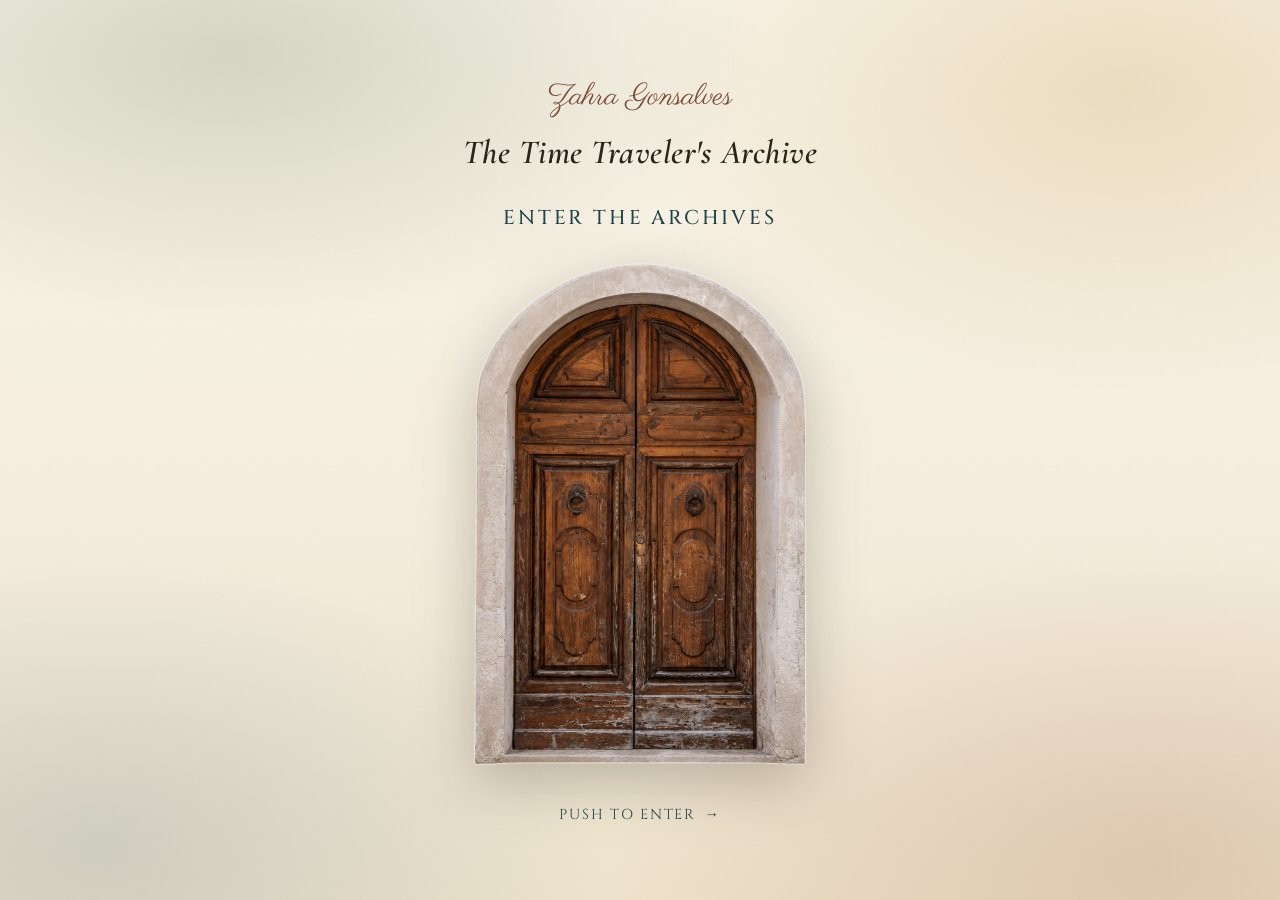
<file: index.html>
<!DOCTYPE html>
<html lang="en">
<head>
<meta charset="UTF-8">
<meta name="viewport" content="width=device-width, initial-scale=1.0">
<title>Zahra Gonsalves — Enter the Archives</title>
<meta name="description" content="The personal and professional site of Zahra Gonsalves — historian, aspiring research librarian, and student of archives and museums.">
<link rel="stylesheet" href="css/style.css">
<link rel="stylesheet" href="css/door.css">
</head>
<body class="door-body">

<a class="skip-link" href="#door-trigger">Skip to entrance</a>
<div class="grain" aria-hidden="true"></div>

<main class="door-scene" id="door-scene">

  <div class="door-heading">
    <p class="door-name-script">Zahra Gonsalves</p>
    <p class="door-site-title">The Time Traveler's Archive</p>
    <h1 class="door-title">Enter the Archives</h1>
  </div>

  <a class="door-trigger" id="door-trigger" href="home.html" aria-label="Enter the archives — go to the homepage">
    <div class="door-stage">
      <div class="door-glow" aria-hidden="true"></div>
      <div class="door-shadow" aria-hidden="true"></div>
      <img class="door-img door-img--closed" src="assets/images/door/door-closed.png" alt="An ornate arched wooden door, closed.">
      <img class="door-img door-img--open" src="assets/images/door/door-open.png" alt="" aria-hidden="true">
    </div>
  </a>

  <div class="door-cta">
    <span class="door-cta__label">Push to enter</span>
  </div>
</main>

<script src="js/door.js"></script>
</body>
</html>
</file>
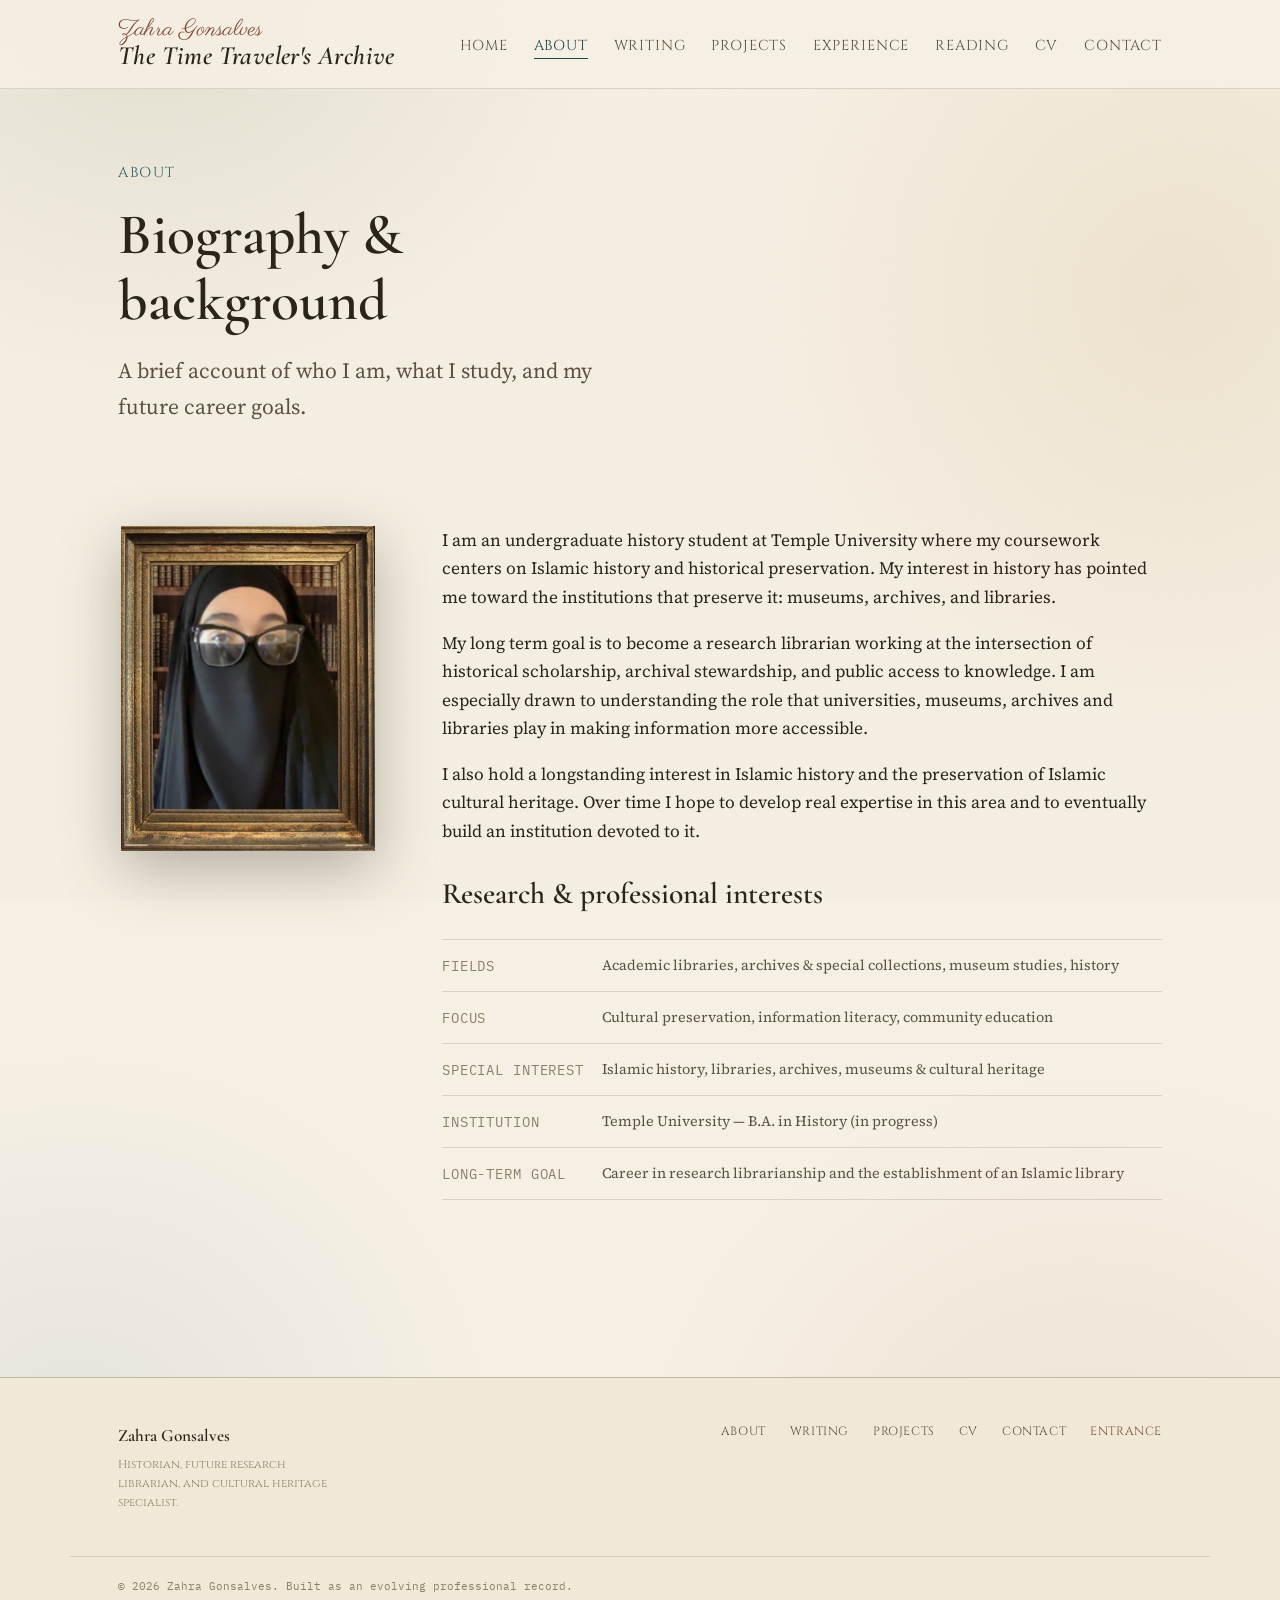
<file: about.html>
<!DOCTYPE html>
<html lang="en">
<head>
<meta charset="UTF-8">
<meta name="viewport" content="width=device-width, initial-scale=1.0">
<title>About — The Time Traveler's Archive</title>
<meta name="description" content="Biography, academic background, and professional interests of Zahra Gonsalves, undergraduate historian and aspiring research librarian.">
<link rel="stylesheet" href="css/style.css">
</head>
<body class="room-about">
<a class="skip-link" href="#main">Skip to content</a>
<div class="grain" aria-hidden="true"></div>

<header class="site-header">
  <div class="wrap site-header__inner">
    <a class="site-brand" href="home.html">
      <span class="site-brand__name">Zahra Gonsalves</span>
      <span class="site-brand__title">The Time Traveler's Archive</span>
    </a>
    <button class="nav-toggle" aria-expanded="false" aria-controls="site-nav">Menu</button>
    <nav class="site-nav" id="site-nav" aria-label="Primary">
      <ul class="site-nav__list">
        <li><a class="site-nav__link" href="home.html">Home</a></li>
        <li><a class="site-nav__link" href="about.html" aria-current="page">About</a></li>
        <li><a class="site-nav__link" href="writing.html">Writing</a></li>
        <li><a class="site-nav__link" href="projects.html">Projects</a></li>
        <li><a class="site-nav__link" href="experience.html">Experience</a></li>
        <li><a class="site-nav__link" href="reading.html">Reading</a></li>
        <li><a class="site-nav__link" href="cv.html">CV</a></li>
        <li><a class="site-nav__link" href="contact.html">Contact</a></li>
      </ul>
    </nav>
  </div>
</header>

<main id="main">

  <section class="page-head">
    <div class="wrap">
      <p class="eyebrow">About</p>
      <h1>Biography &amp; background</h1>
      <p class="lede">A brief account of who I am, what I study, and my future career goals.</p>
    </div>
  </section>

  <section class="section--tight">
    <div class="wrap bio-grid">
      <div>
        <div class="headshot-frame">
          <img class="headshot-photo" src="assets/images/headshot.jpg" alt="Portrait of Zahra Gonsalves.">
        </div>
      </div>
      <div>
        <p>I am an undergraduate history student at Temple University where my coursework centers
        on Islamic history and historical preservation. My interest in history has pointed me
        toward the institutions that preserve it: museums, archives, and libraries.</p>

        <p>My long term goal is to become a research librarian working at the intersection of
        historical scholarship, archival stewardship, and public access to knowledge. I am
        especially drawn to understanding the role that universities, museums,
        archives and libraries play in making information more accessible.</p>

        <p>I also hold a longstanding interest in Islamic history and the preservation of Islamic
        cultural heritage. Over time I hope to develop real expertise in this area and to
        eventually build an institution devoted to it.</p>

        <h2 style="font-size: var(--step-2); margin-top:2rem;">Research &amp; professional interests</h2>
        <dl class="fact-list">
          <div class="fact-row"><dt>Fields</dt><dd>Academic libraries, archives &amp; special collections, museum studies, history</dd></div>
          <div class="fact-row"><dt>Focus</dt><dd>Cultural preservation, information literacy, community education</dd></div>
          <div class="fact-row"><dt>Special Interest</dt><dd>Islamic history, libraries, archives, museums &amp; cultural heritage</dd></div>
          <div class="fact-row"><dt>Institution</dt><dd>Temple University — B.A. in History (in progress)</dd></div>
          <div class="fact-row"><dt>Long-Term Goal</dt><dd>Career in research librarianship and the establishment of an Islamic library</dd></div>
        </dl>
      </div>
    </div>
  </section>

</main>

<footer class="site-footer">
  <div class="wrap site-footer__inner">
    <div>
      <div class="site-footer__mark">Zahra Gonsalves</div>
      <p class="site-footer__tag">Historian, future research librarian, and cultural heritage specialist.</p>
    </div>
    <nav class="site-footer__links" aria-label="Footer">
      <a href="about.html">About</a>
      <a href="writing.html">Writing</a>
      <a href="projects.html">Projects</a>
      <a href="cv.html">CV</a>
      <a href="contact.html">Contact</a>
      <a href="index.html" class="entrance-link">Entrance</a>
    </nav>
  </div>
  <div class="wrap site-footer__bottom">
    © <span id="year"></span> Zahra Gonsalves. Built as an evolving professional record.
  </div>
</footer>

<script src="js/data.js"></script>
<script src="js/main.js"></script>
<script>document.getElementById("year").textContent = new Date().getFullYear();</script>
</body>
</html>
</file>
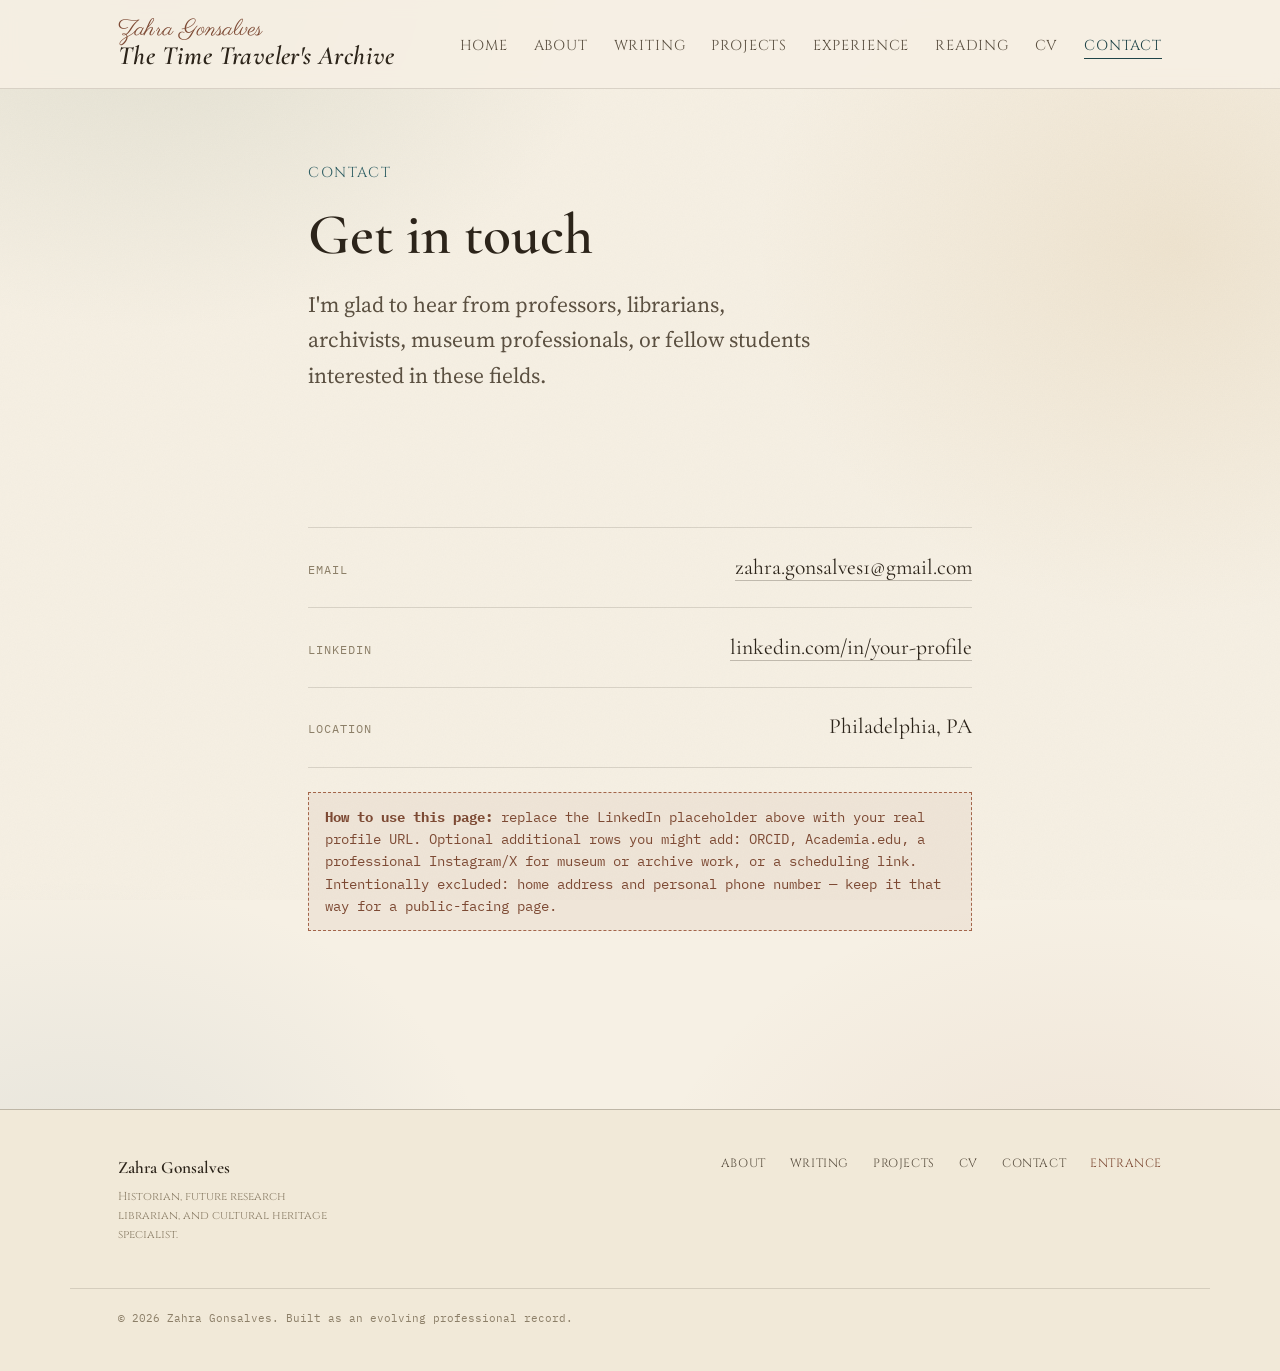
<file: contact.html>
<!DOCTYPE html>
<html lang="en">
<head>
<meta charset="UTF-8">
<meta name="viewport" content="width=device-width, initial-scale=1.0">
<title>Contact — The Time Traveler's Archive</title>
<meta name="description" content="Get in touch with Zahra Gonsalves.">
<link rel="stylesheet" href="css/style.css">
</head>
<body class="room-contact">
<a class="skip-link" href="#main">Skip to content</a>
<div class="grain" aria-hidden="true"></div>

<header class="site-header">
  <div class="wrap site-header__inner">
    <a class="site-brand" href="home.html">
      <span class="site-brand__name">Zahra Gonsalves</span>
      <span class="site-brand__title">The Time Traveler's Archive</span>
    </a>
    <button class="nav-toggle" aria-expanded="false" aria-controls="site-nav">Menu</button>
    <nav class="site-nav" id="site-nav" aria-label="Primary">
      <ul class="site-nav__list">
        <li><a class="site-nav__link" href="home.html">Home</a></li>
        <li><a class="site-nav__link" href="about.html">About</a></li>
        <li><a class="site-nav__link" href="writing.html">Writing</a></li>
        <li><a class="site-nav__link" href="projects.html">Projects</a></li>
        <li><a class="site-nav__link" href="experience.html">Experience</a></li>
        <li><a class="site-nav__link" href="reading.html">Reading</a></li>
        <li><a class="site-nav__link" href="cv.html">CV</a></li>
        <li><a class="site-nav__link" href="contact.html" aria-current="page">Contact</a></li>
      </ul>
    </nav>
  </div>
</header>

<main id="main">

  <section class="page-head">
    <div class="wrap wrap--narrow">
      <p class="eyebrow">Contact</p>
      <h1>Get in touch</h1>
      <p class="lede">I'm glad to hear from professors, librarians, archivists, museum professionals, or fellow students interested in these fields.</p>
    </div>
  </section>

  <section class="section--tight">
    <div class="wrap wrap--narrow">
      <div class="contact-list">
        <div class="contact-row">
          <span class="contact-row__label">Email</span>
          <span class="contact-row__value"><a href="mailto:zahra.gonsalves1@gmail.com">zahra.gonsalves1@gmail.com</a></span>
        </div>
        <div class="contact-row">
          <span class="contact-row__label">LinkedIn</span>
          <span class="contact-row__value"><a href="https://www.linkedin.com/in/your-profile" target="_blank" rel="noopener">linkedin.com/in/your-profile</a></span>
        </div>
        <div class="contact-row">
          <span class="contact-row__label">Location</span>
          <span class="contact-row__value">Philadelphia, PA</span>
        </div>
      </div>
      <p class="editnote" style="margin-top:1.5rem;"><strong>How to use this page:</strong> replace the LinkedIn placeholder above with your real profile URL. Optional additional rows you might add: ORCID, Academia.edu, a professional Instagram/X for museum or archive work, or a scheduling link. Intentionally excluded: home address and personal phone number — keep it that way for a public-facing page.</p>
    </div>
  </section>

</main>

<footer class="site-footer">
  <div class="wrap site-footer__inner">
    <div>
      <div class="site-footer__mark">Zahra Gonsalves</div>
      <p class="site-footer__tag">Historian, future research librarian, and cultural heritage specialist.</p>
    </div>
    <nav class="site-footer__links" aria-label="Footer">
      <a href="about.html">About</a>
      <a href="writing.html">Writing</a>
      <a href="projects.html">Projects</a>
      <a href="cv.html">CV</a>
      <a href="contact.html">Contact</a>
      <a href="index.html" class="entrance-link">Entrance</a>
    </nav>
  </div>
  <div class="wrap site-footer__bottom">
    © <span id="year"></span> Zahra Gonsalves. Built as an evolving professional record.
  </div>
</footer>

<script src="js/data.js"></script>
<script src="js/main.js"></script>
<script>document.getElementById("year").textContent = new Date().getFullYear();</script>
</body>
</html>
</file>
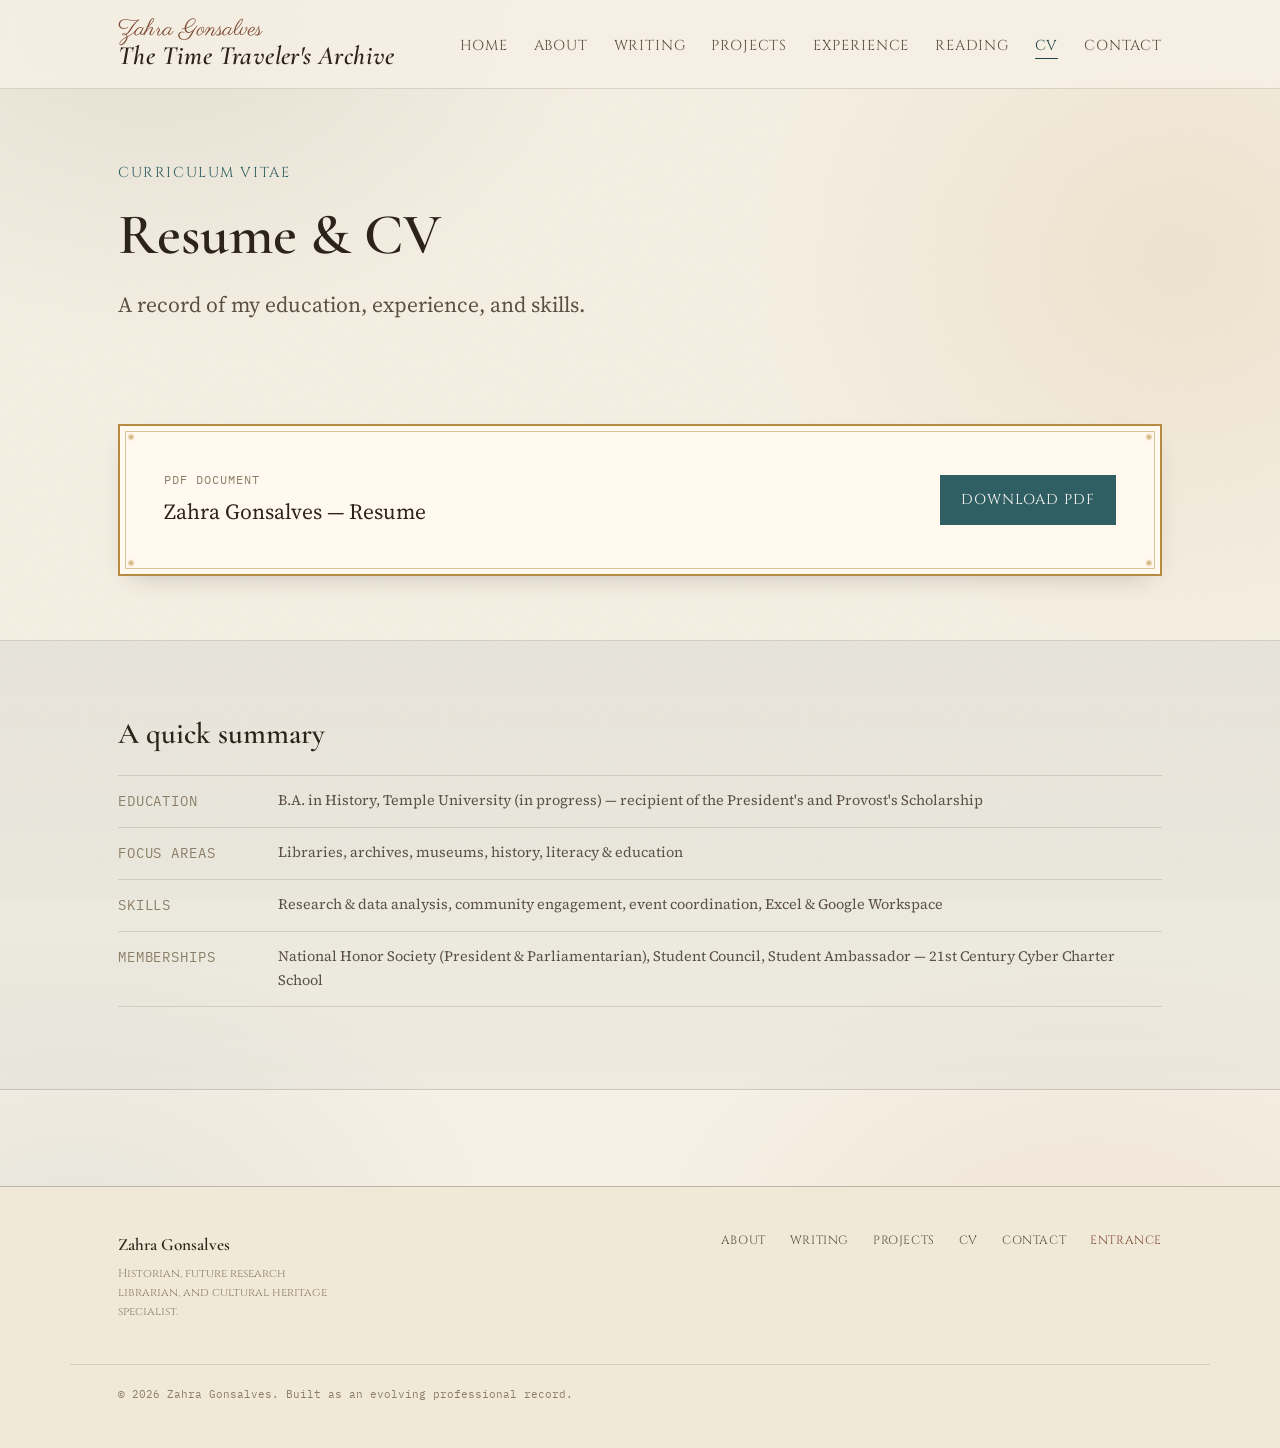
<file: cv.html>
<!DOCTYPE html>
<html lang="en">
<head>
<meta charset="UTF-8">
<meta name="viewport" content="width=device-width, initial-scale=1.0">
<title>CV — The Time Traveler's Archive</title>
<meta name="description" content="Resume and curriculum vitae of Zahra Gonsalves.">
<link rel="stylesheet" href="css/style.css">
</head>
<body class="room-cv">
<a class="skip-link" href="#main">Skip to content</a>
<div class="grain" aria-hidden="true"></div>

<header class="site-header">
  <div class="wrap site-header__inner">
    <a class="site-brand" href="home.html">
      <span class="site-brand__name">Zahra Gonsalves</span>
      <span class="site-brand__title">The Time Traveler's Archive</span>
    </a>
    <button class="nav-toggle" aria-expanded="false" aria-controls="site-nav">Menu</button>
    <nav class="site-nav" id="site-nav" aria-label="Primary">
      <ul class="site-nav__list">
        <li><a class="site-nav__link" href="home.html">Home</a></li>
        <li><a class="site-nav__link" href="about.html">About</a></li>
        <li><a class="site-nav__link" href="writing.html">Writing</a></li>
        <li><a class="site-nav__link" href="projects.html">Projects</a></li>
        <li><a class="site-nav__link" href="experience.html">Experience</a></li>
        <li><a class="site-nav__link" href="reading.html">Reading</a></li>
        <li><a class="site-nav__link" href="cv.html" aria-current="page">CV</a></li>
        <li><a class="site-nav__link" href="contact.html">Contact</a></li>
      </ul>
    </nav>
  </div>
</header>

<main id="main">

  <section class="page-head">
    <div class="wrap">
      <p class="eyebrow">Curriculum Vitae</p>
      <h1>Resume &amp; CV</h1>
      <p class="lede">A record of my education, experience, and skills.</p>
    </div>
  </section>

  <section class="section--tight">
    <div class="wrap">
      <div class="cv-panel">
        <div>
          <div class="cv-panel__label">PDF Document</div>
          <div class="cv-panel__title">Zahra Gonsalves — Resume</div>
        </div>
        <a class="btn btn--primary" href="assets/resume/resume.pdf" download>Download PDF</a>
      </div>
    </div>
  </section>

  <section class="section--tight section--panel">
    <div class="wrap">
      <h2 style="font-size: var(--step-2); margin-top:0.4em;">A quick summary</h2>
      <dl class="fact-list" style="margin-top:1.5rem;">
        <div class="fact-row"><dt>Education</dt><dd>B.A. in History, Temple University (in progress) — recipient of the President's and Provost's Scholarship</dd></div>
        <div class="fact-row"><dt>Focus Areas</dt><dd>Libraries, archives, museums, history, literacy &amp; education</dd></div>
        <div class="fact-row"><dt>Skills</dt><dd>Research &amp; data analysis, community engagement, event coordination, Excel &amp; Google Workspace</dd></div>
        <div class="fact-row"><dt>Memberships</dt><dd>National Honor Society (President &amp; Parliamentarian), Student Council, Student Ambassador — 21st Century Cyber Charter School</dd></div>
      </dl>
    </div>
  </section>

</main>

<footer class="site-footer">
  <div class="wrap site-footer__inner">
    <div>
      <div class="site-footer__mark">Zahra Gonsalves</div>
      <p class="site-footer__tag">Historian, future research librarian, and cultural heritage specialist.</p>
    </div>
    <nav class="site-footer__links" aria-label="Footer">
      <a href="about.html">About</a>
      <a href="writing.html">Writing</a>
      <a href="projects.html">Projects</a>
      <a href="cv.html">CV</a>
      <a href="contact.html">Contact</a>
      <a href="index.html" class="entrance-link">Entrance</a>
    </nav>
  </div>
  <div class="wrap site-footer__bottom">
    © <span id="year"></span> Zahra Gonsalves. Built as an evolving professional record.
  </div>
</footer>

<script src="js/data.js"></script>
<script src="js/main.js"></script>
<script>document.getElementById("year").textContent = new Date().getFullYear();</script>
</body>
</html>
</file>
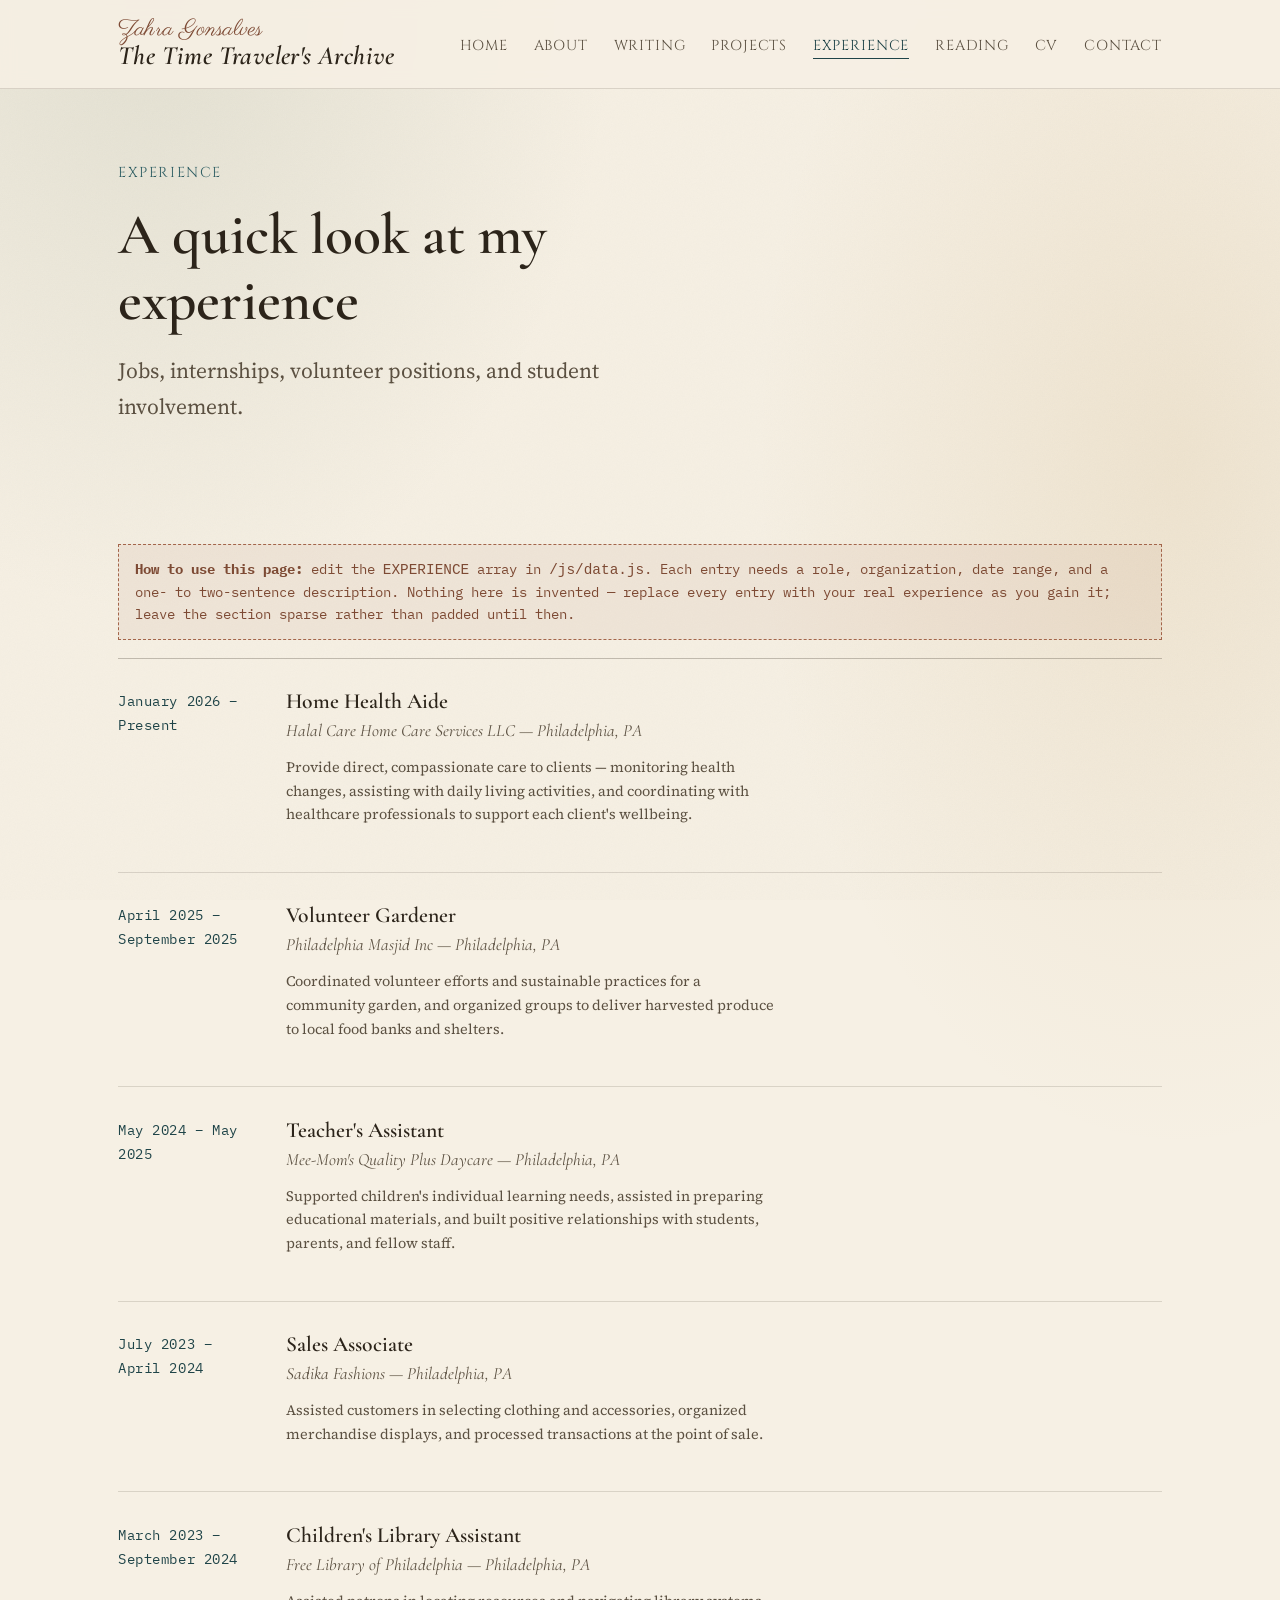
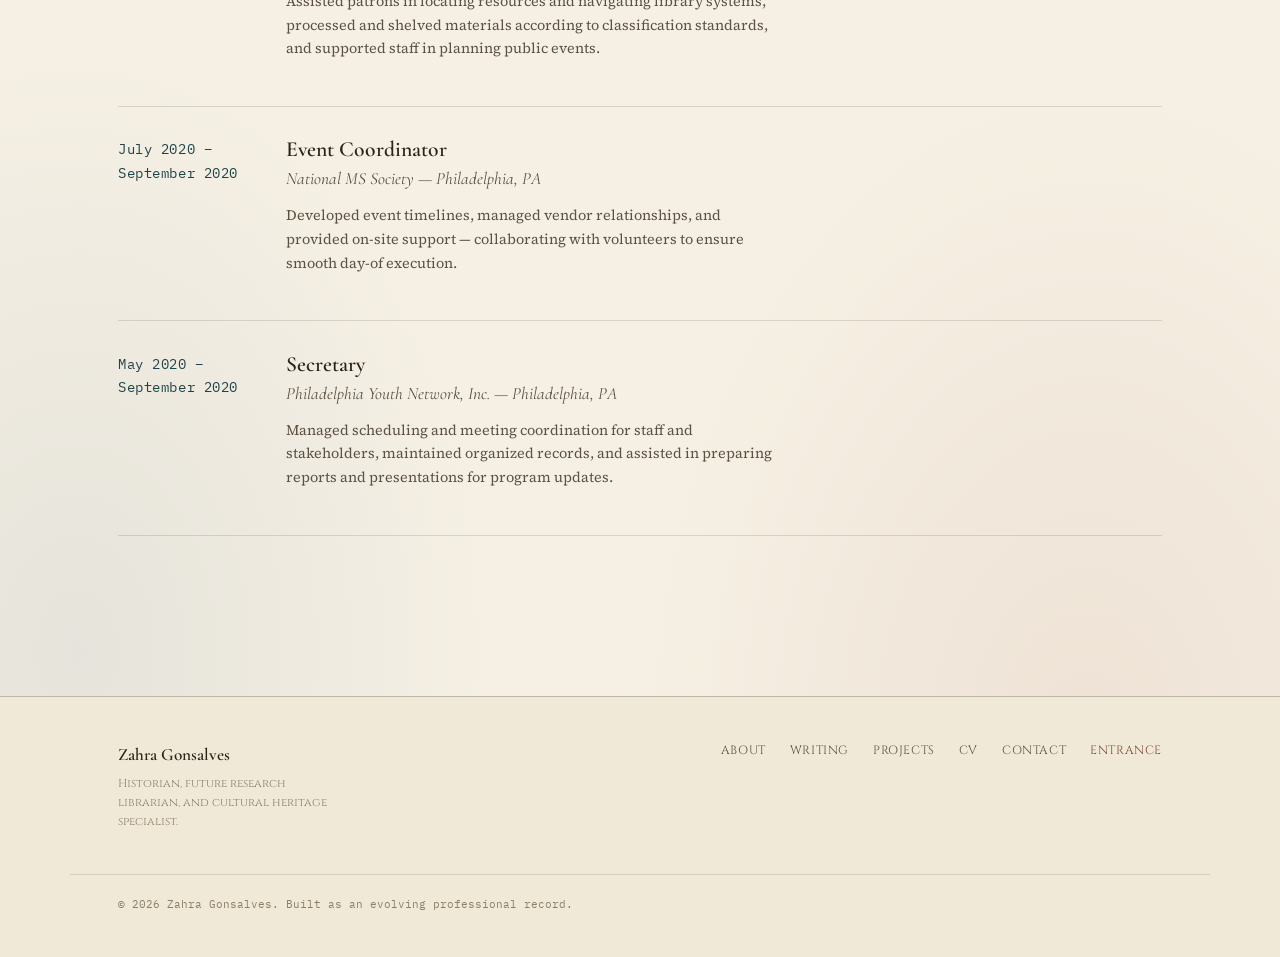
<file: experience.html>
<!DOCTYPE html>
<html lang="en">
<head>
<meta charset="UTF-8">
<meta name="viewport" content="width=device-width, initial-scale=1.0">
<title>Experience — The Time Traveler's Archive</title>
<meta name="description" content="Academic, volunteer, and professional experience of Zahra Gonsalves in libraries, archives, museums, and research.">
<link rel="stylesheet" href="css/style.css">
</head>
<body class="room-experience">
<a class="skip-link" href="#main">Skip to content</a>
<div class="grain" aria-hidden="true"></div>

<header class="site-header">
  <div class="wrap site-header__inner">
    <a class="site-brand" href="home.html">
      <span class="site-brand__name">Zahra Gonsalves</span>
      <span class="site-brand__title">The Time Traveler's Archive</span>
    </a>
    <button class="nav-toggle" aria-expanded="false" aria-controls="site-nav">Menu</button>
    <nav class="site-nav" id="site-nav" aria-label="Primary">
      <ul class="site-nav__list">
        <li><a class="site-nav__link" href="home.html">Home</a></li>
        <li><a class="site-nav__link" href="about.html">About</a></li>
        <li><a class="site-nav__link" href="writing.html">Writing</a></li>
        <li><a class="site-nav__link" href="projects.html">Projects</a></li>
        <li><a class="site-nav__link" href="experience.html" aria-current="page">Experience</a></li>
        <li><a class="site-nav__link" href="reading.html">Reading</a></li>
        <li><a class="site-nav__link" href="cv.html">CV</a></li>
        <li><a class="site-nav__link" href="contact.html">Contact</a></li>
      </ul>
    </nav>
  </div>
</header>

<main id="main">

  <section class="page-head">
    <div class="wrap">
      <p class="eyebrow">Experience</p>
      <h1>A quick look at my experience</h1>
      <p class="lede">Jobs, internships, volunteer positions, and student involvement.</p>
    </div>
  </section>

  <section class="section--tight">
    <div class="wrap">
      <p class="editnote"><strong>How to use this page:</strong> edit the <code>EXPERIENCE</code> array in <code>/js/data.js</code>. Each entry needs a role, organization, date range, and a one- to two-sentence description. Nothing here is invented — replace every entry with your real experience as you gain it; leave the section sparse rather than padded until then.</p>
      <div class="timeline" id="timeline"></div>
    </div>
  </section>

</main>

<footer class="site-footer">
  <div class="wrap site-footer__inner">
    <div>
      <div class="site-footer__mark">Zahra Gonsalves</div>
      <p class="site-footer__tag">Historian, future research librarian, and cultural heritage specialist.</p>
    </div>
    <nav class="site-footer__links" aria-label="Footer">
      <a href="about.html">About</a>
      <a href="writing.html">Writing</a>
      <a href="projects.html">Projects</a>
      <a href="cv.html">CV</a>
      <a href="contact.html">Contact</a>
      <a href="index.html" class="entrance-link">Entrance</a>
    </nav>
  </div>
  <div class="wrap site-footer__bottom">
    © <span id="year"></span> Zahra Gonsalves. Built as an evolving professional record.
  </div>
</footer>

<script src="js/data.js"></script>
<script src="js/main.js"></script>
<script>document.getElementById("year").textContent = new Date().getFullYear();</script>
</body>
</html>
</file>
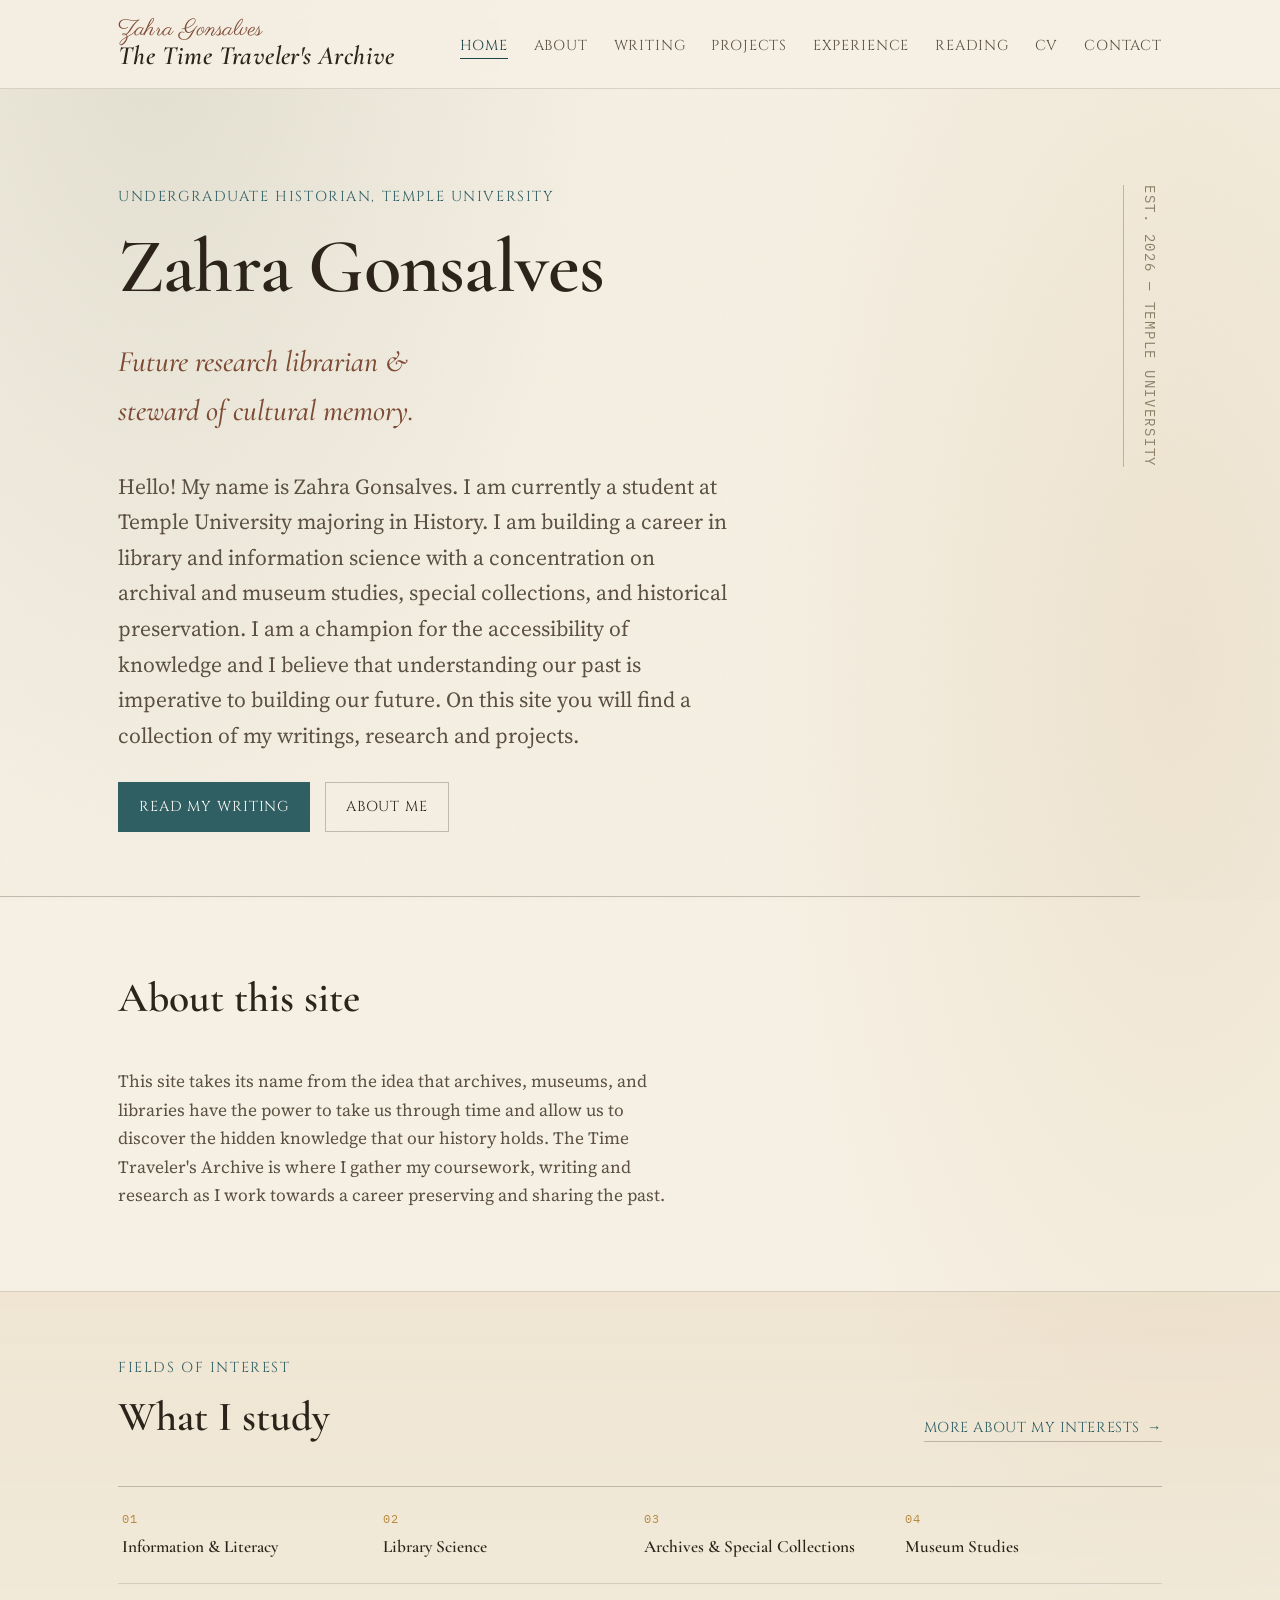
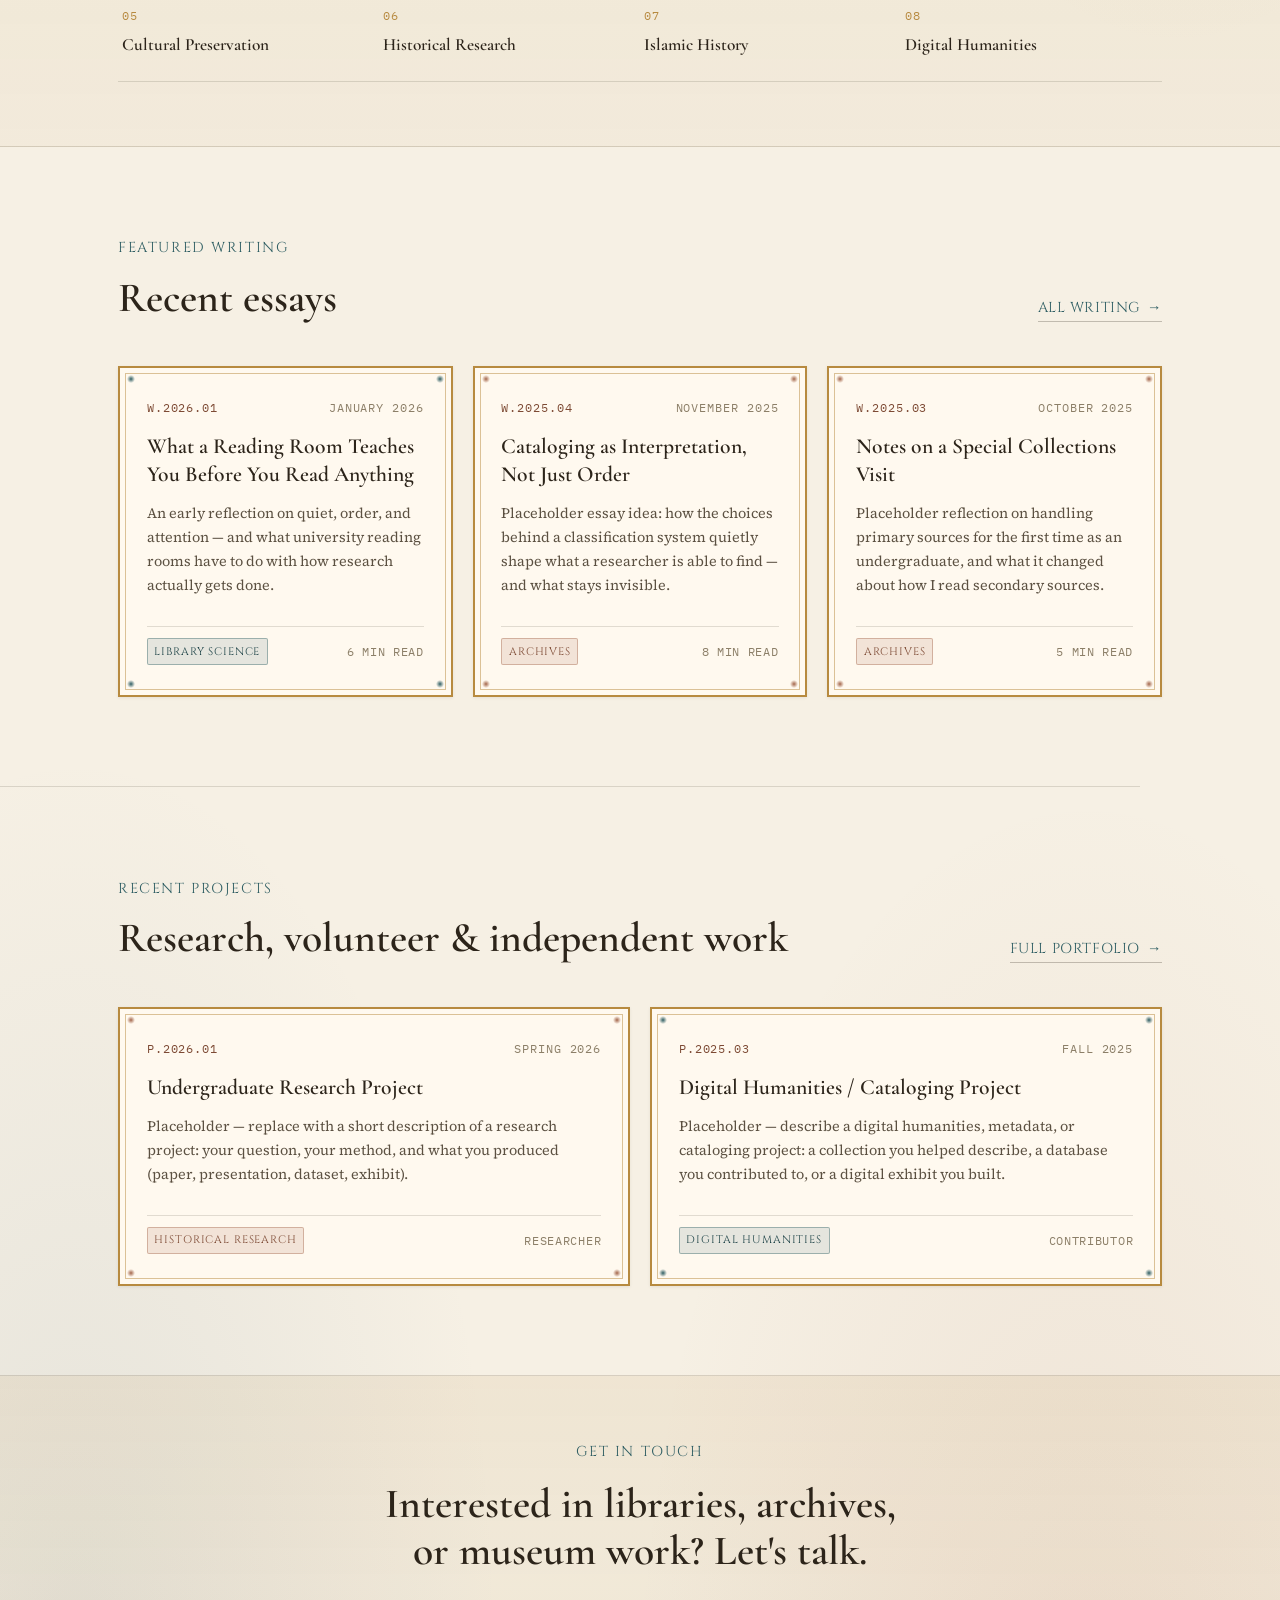
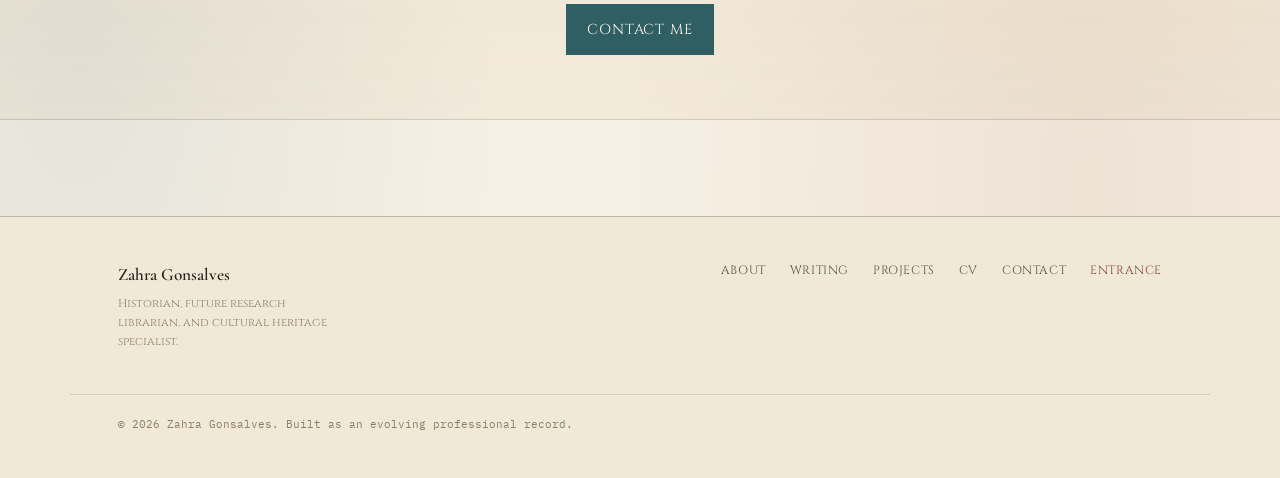
<file: home.html>
<!DOCTYPE html>
<html lang="en">
<head>
<meta charset="UTF-8">
<meta name="viewport" content="width=device-width, initial-scale=1.0">
<title>Zahra Gonsalves — The Time Traveler's Archive</title>
<meta name="description" content="The personal and professional site of Zahra Gonsalves, an undergraduate historian at Temple University pursuing a career in research librarianship, archives, and museums.">
<link rel="stylesheet" href="css/style.css">
</head>
<body class="room-home">
<a class="skip-link" href="#main">Skip to content</a>
<div class="grain" aria-hidden="true"></div>

<header class="site-header">
  <div class="wrap site-header__inner">
    <a class="site-brand" href="home.html">
      <span class="site-brand__name">Zahra Gonsalves</span>
      <span class="site-brand__title">The Time Traveler's Archive</span>
    </a>
    <button class="nav-toggle" aria-expanded="false" aria-controls="site-nav">Menu</button>
    <nav class="site-nav" id="site-nav" aria-label="Primary">
      <ul class="site-nav__list">
        <li><a class="site-nav__link" href="home.html" aria-current="page">Home</a></li>
        <li><a class="site-nav__link" href="about.html">About</a></li>
        <li><a class="site-nav__link" href="writing.html">Writing</a></li>
        <li><a class="site-nav__link" href="projects.html">Projects</a></li>
        <li><a class="site-nav__link" href="experience.html">Experience</a></li>
        <li><a class="site-nav__link" href="reading.html">Reading</a></li>
        <li><a class="site-nav__link" href="cv.html">CV</a></li>
        <li><a class="site-nav__link" href="contact.html">Contact</a></li>
      </ul>
    </nav>
  </div>
</header>

<main id="main">

  <!-- ============ HERO ============ -->
  <section class="hero">
    <div class="wrap hero__grid">
      <div>
        <p class="eyebrow">Undergraduate Historian, Temple University</p>
        <h1 class="hero__name">Zahra Gonsalves</h1>
        <p class="hero__role">Future research librarian &amp; steward of cultural memory.</p>
        <p class="hero__desc">
          Hello! My name is Zahra Gonsalves. I am currently a student at Temple University
          majoring in History. I am building a career in library and information science with
          a concentration on archival and museum studies, special collections, and historical
          preservation. I am a champion for the accessibility of knowledge and I believe that
          understanding our past is imperative to building our future. On this site you will
          find a collection of my writings, research and projects.
        </p>
        <div class="hero__actions">
          <a class="btn btn--primary" href="writing.html">Read my writing</a>
          <a class="btn btn--quiet" href="about.html">About me</a>
        </div>
      </div>
      <div class="hero__accession">EST. 2026 — TEMPLE UNIVERSITY</div>
    </div>
  </section>

  <hr class="rule rule--strong wrap">

  <!-- ============ INTRO / WHAT THIS SITE IS ============ -->
  <section class="section section--tight">
    <div class="wrap">
      <div class="section-head">
        <div>
          <h2>About this site</h2>
        </div>
      </div>
      <p class="lede" style="max-width:64ch; font-size: var(--step-0); color: var(--color-ink-soft);">
        This site takes its name from the idea that archives, museums, and libraries have the
        power to take us through time and allow us to discover the hidden knowledge that our
        history holds. The Time Traveler's Archive is where I gather my coursework, writing and
        research as I work towards a career preserving and sharing the past.
      </p>
    </div>
  </section>

  <!-- ============ AREAS OF INTEREST ============ -->
  <section class="section--tight section--panel">
    <div class="wrap">
      <div class="section-head">
        <div>
          <p class="eyebrow">Fields of Interest</p>
          <h2>What I study</h2>
        </div>
        <a class="link-arrow" href="about.html">More about my interests</a>
      </div>
      <ul class="interest-list">
        <li class="interest-item"><span class="interest-item__num">01</span><span class="interest-item__title">Information &amp; Literacy</span></li>
        <li class="interest-item"><span class="interest-item__num">02</span><span class="interest-item__title">Library Science</span></li>
        <li class="interest-item"><span class="interest-item__num">03</span><span class="interest-item__title">Archives &amp; Special Collections</span></li>
        <li class="interest-item"><span class="interest-item__num">04</span><span class="interest-item__title">Museum Studies</span></li>
        <li class="interest-item"><span class="interest-item__num">05</span><span class="interest-item__title">Cultural Preservation</span></li>
        <li class="interest-item"><span class="interest-item__num">06</span><span class="interest-item__title">Historical Research</span></li>
        <li class="interest-item"><span class="interest-item__num">07</span><span class="interest-item__title">Islamic History</span></li>
        <li class="interest-item"><span class="interest-item__num">08</span><span class="interest-item__title">Digital Humanities</span></li>
      </ul>
    </div>
  </section>

  <!-- ============ FEATURED WRITING ============ -->
  <section class="section">
    <div class="wrap">
      <div class="section-head">
        <div>
          <p class="eyebrow">Featured Writing</p>
          <h2>Recent essays</h2>
        </div>
        <a class="link-arrow" href="writing.html">All writing</a>
      </div>
      <div class="catalog-grid" id="home-featured-articles"></div>
    </div>
  </section>

  <hr class="rule wrap">

  <!-- ============ RECENT PROJECTS ============ -->
  <section class="section">
    <div class="wrap">
      <div class="section-head">
        <div>
          <p class="eyebrow">Recent Projects</p>
          <h2>Research, volunteer &amp; independent work</h2>
        </div>
        <a class="link-arrow" href="projects.html">Full portfolio</a>
      </div>
      <div class="catalog-grid" id="home-recent-projects"></div>
    </div>
  </section>

  <!-- ============ CTA ============ -->
  <section class="section--tight section--panel">
    <div class="wrap" style="text-align:center;">
      <p class="eyebrow" style="justify-content:center; display:flex;">Get in touch</p>
      <h2 style="font-size: var(--step-3); margin-top:0.4em;">Interested in libraries, archives,<br>or museum work? Let's talk.</h2>
      <div style="margin-top:1.75rem;">
        <a class="btn btn--primary" href="contact.html">Contact me</a>
      </div>
    </div>
  </section>

</main>

<footer class="site-footer">
  <div class="wrap site-footer__inner">
    <div>
      <div class="site-footer__mark">Zahra Gonsalves</div>
      <p class="site-footer__tag">Historian, future research librarian, and cultural heritage specialist.</p>
    </div>
    <nav class="site-footer__links" aria-label="Footer">
      <a href="about.html">About</a>
      <a href="writing.html">Writing</a>
      <a href="projects.html">Projects</a>
      <a href="cv.html">CV</a>
      <a href="contact.html">Contact</a>
      <a href="index.html" class="entrance-link">Entrance</a>
    </nav>
  </div>
  <div class="wrap site-footer__bottom">
    © <span id="year"></span> Zahra Gonsalves. Built as an evolving professional record.
  </div>
</footer>

<script src="js/data.js"></script>
<script src="js/main.js"></script>
<script>document.getElementById("year").textContent = new Date().getFullYear();</script>
</body>
</html>
</file>
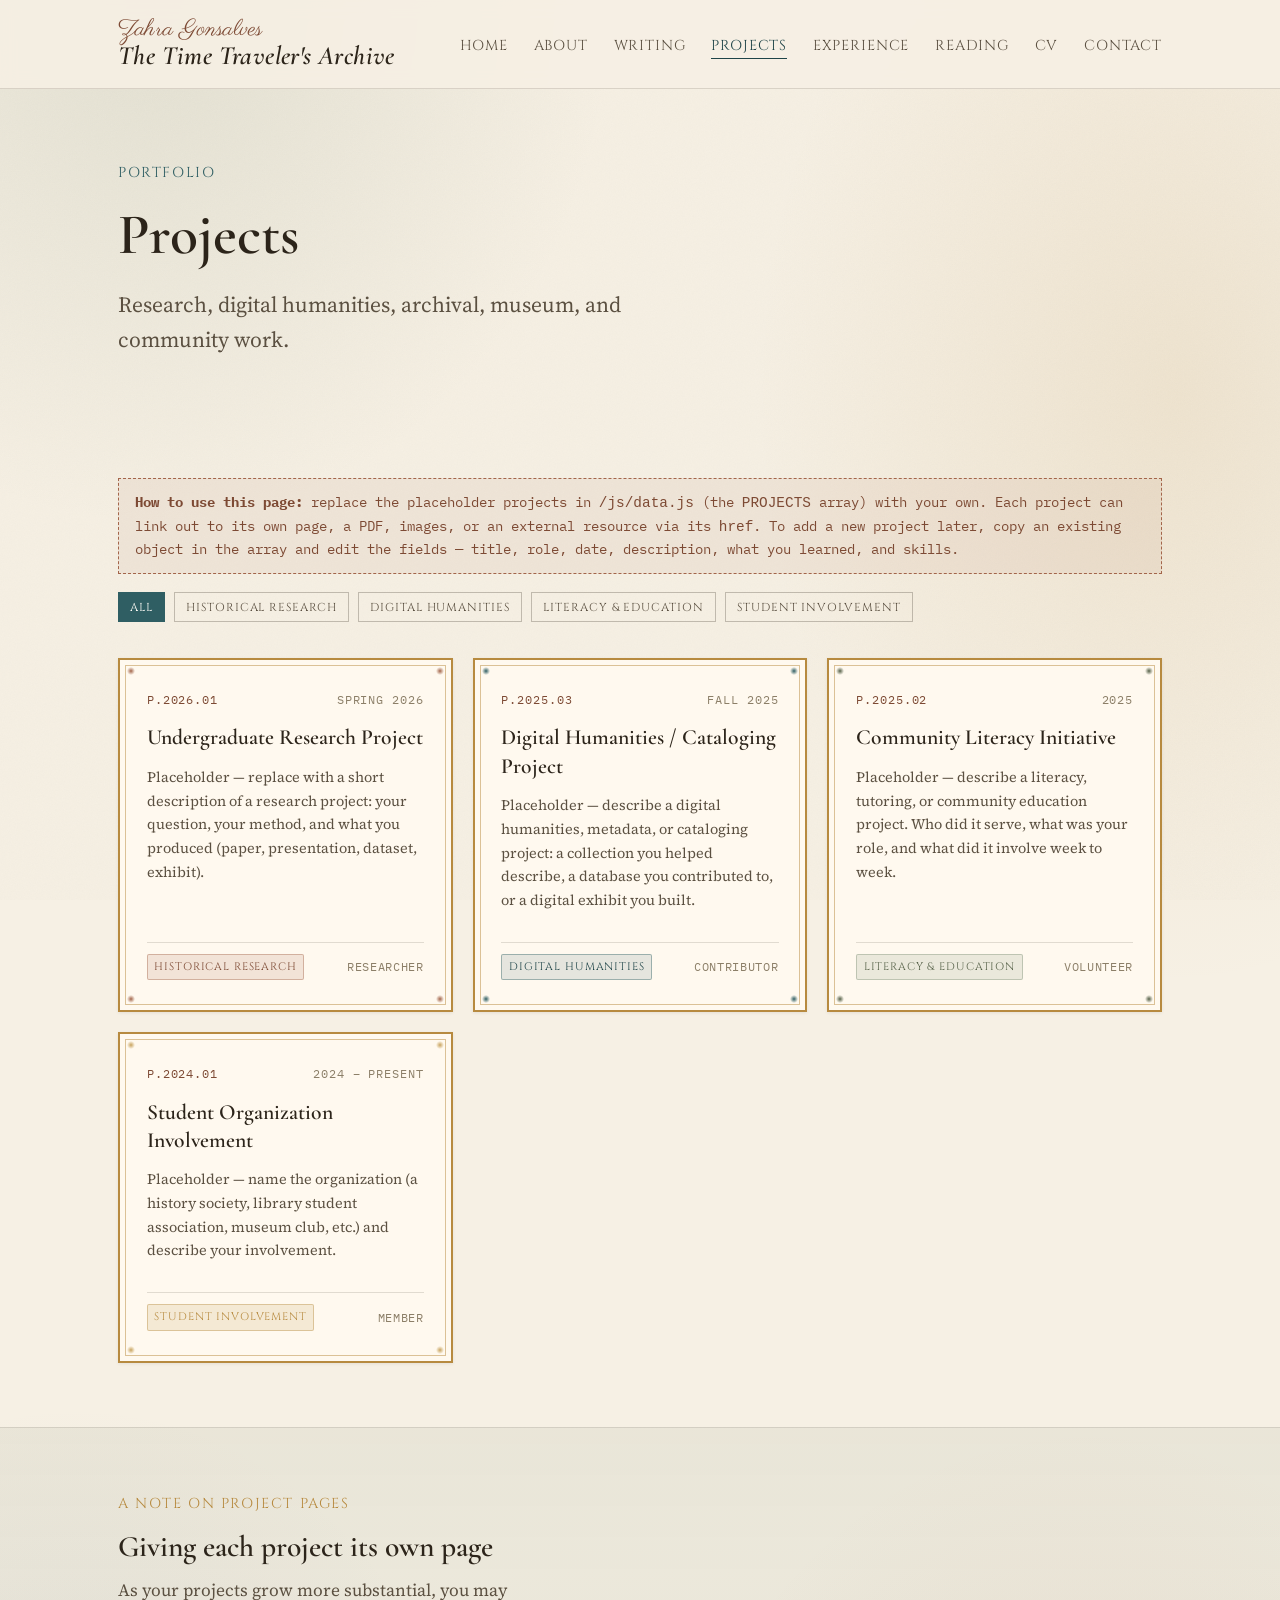
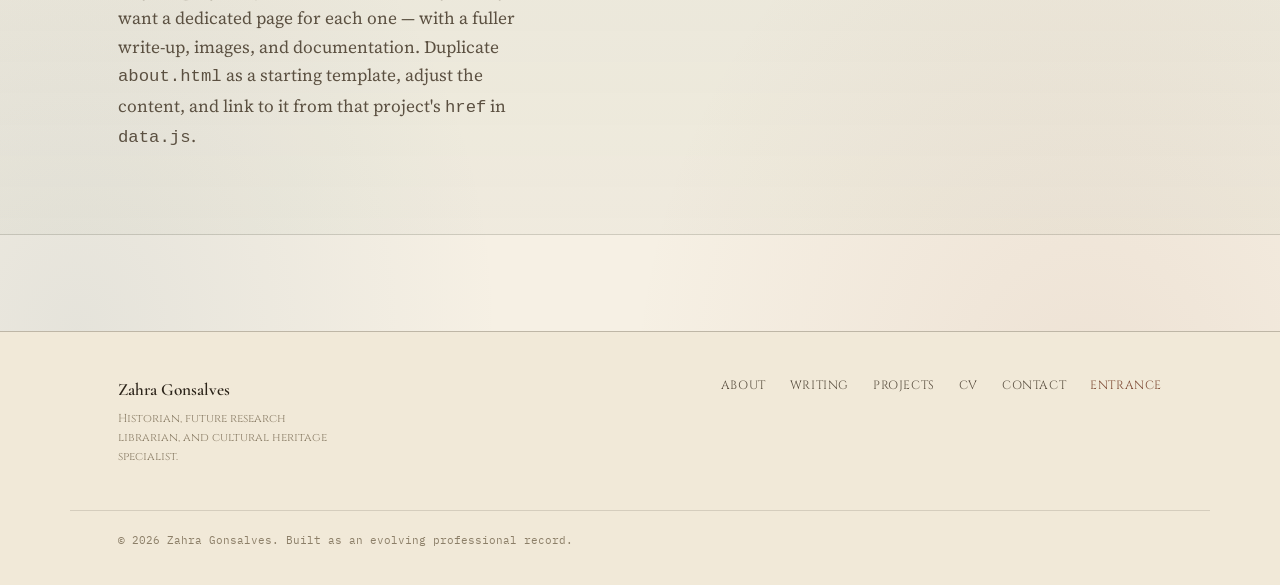
<file: projects.html>
<!DOCTYPE html>
<html lang="en">
<head>
<meta charset="UTF-8">
<meta name="viewport" content="width=device-width, initial-scale=1.0">
<title>Projects — The Time Traveler's Archive</title>
<meta name="description" content="Research, digital humanities, archival, museum, and community literacy projects by Zahra Gonsalves.">
<link rel="stylesheet" href="css/style.css">
</head>
<body class="room-projects">
<a class="skip-link" href="#main">Skip to content</a>
<div class="grain" aria-hidden="true"></div>

<header class="site-header">
  <div class="wrap site-header__inner">
    <a class="site-brand" href="home.html">
      <span class="site-brand__name">Zahra Gonsalves</span>
      <span class="site-brand__title">The Time Traveler's Archive</span>
    </a>
    <button class="nav-toggle" aria-expanded="false" aria-controls="site-nav">Menu</button>
    <nav class="site-nav" id="site-nav" aria-label="Primary">
      <ul class="site-nav__list">
        <li><a class="site-nav__link" href="home.html">Home</a></li>
        <li><a class="site-nav__link" href="about.html">About</a></li>
        <li><a class="site-nav__link" href="writing.html">Writing</a></li>
        <li><a class="site-nav__link" href="projects.html" aria-current="page">Projects</a></li>
        <li><a class="site-nav__link" href="experience.html">Experience</a></li>
        <li><a class="site-nav__link" href="reading.html">Reading</a></li>
        <li><a class="site-nav__link" href="cv.html">CV</a></li>
        <li><a class="site-nav__link" href="contact.html">Contact</a></li>
      </ul>
    </nav>
  </div>
</header>

<main id="main">

  <section class="page-head">
    <div class="wrap">
      <p class="eyebrow">Portfolio</p>
      <h1>Projects</h1>
      <p class="lede">Research, digital humanities, archival, museum, and community work.</p>
    </div>
  </section>

  <section class="section--tight">
    <div class="wrap">
      <p class="editnote"><strong>How to use this page:</strong> replace the placeholder projects in <code>/js/data.js</code> (the <code>PROJECTS</code> array) with your own. Each project can link out to its own page, a PDF, images, or an external resource via its <code>href</code>. To add a new project later, copy an existing object in the array and edit the fields — title, role, date, description, what you learned, and skills.</p>

      <div class="filter-bar" id="project-filters" role="group" aria-label="Filter by category"></div>
      <div class="catalog-grid" id="project-grid"></div>
    </div>
  </section>

  <section class="section--tight section--panel">
    <div class="wrap">
      <p class="eyebrow eyebrow--gold">A note on project pages</p>
      <h2 style="font-size: var(--step-2); margin-top:0.4em;">Giving each project its own page</h2>
      <p class="lede" style="margin-top:0.75rem; font-size: var(--step-0);">As your projects grow more substantial, you may want a dedicated page for each one — with a fuller write-up, images, and documentation. Duplicate <code>about.html</code> as a starting template, adjust the content, and link to it from that project's <code>href</code> in <code>data.js</code>.</p>
    </div>
  </section>

</main>

<footer class="site-footer">
  <div class="wrap site-footer__inner">
    <div>
      <div class="site-footer__mark">Zahra Gonsalves</div>
      <p class="site-footer__tag">Historian, future research librarian, and cultural heritage specialist.</p>
    </div>
    <nav class="site-footer__links" aria-label="Footer">
      <a href="about.html">About</a>
      <a href="writing.html">Writing</a>
      <a href="projects.html">Projects</a>
      <a href="cv.html">CV</a>
      <a href="contact.html">Contact</a>
      <a href="index.html" class="entrance-link">Entrance</a>
    </nav>
  </div>
  <div class="wrap site-footer__bottom">
    © <span id="year"></span> Zahra Gonsalves. Built as an evolving professional record.
  </div>
</footer>

<script src="js/data.js"></script>
<script src="js/main.js"></script>
<script>document.getElementById("year").textContent = new Date().getFullYear();</script>
</body>
</html>
</file>
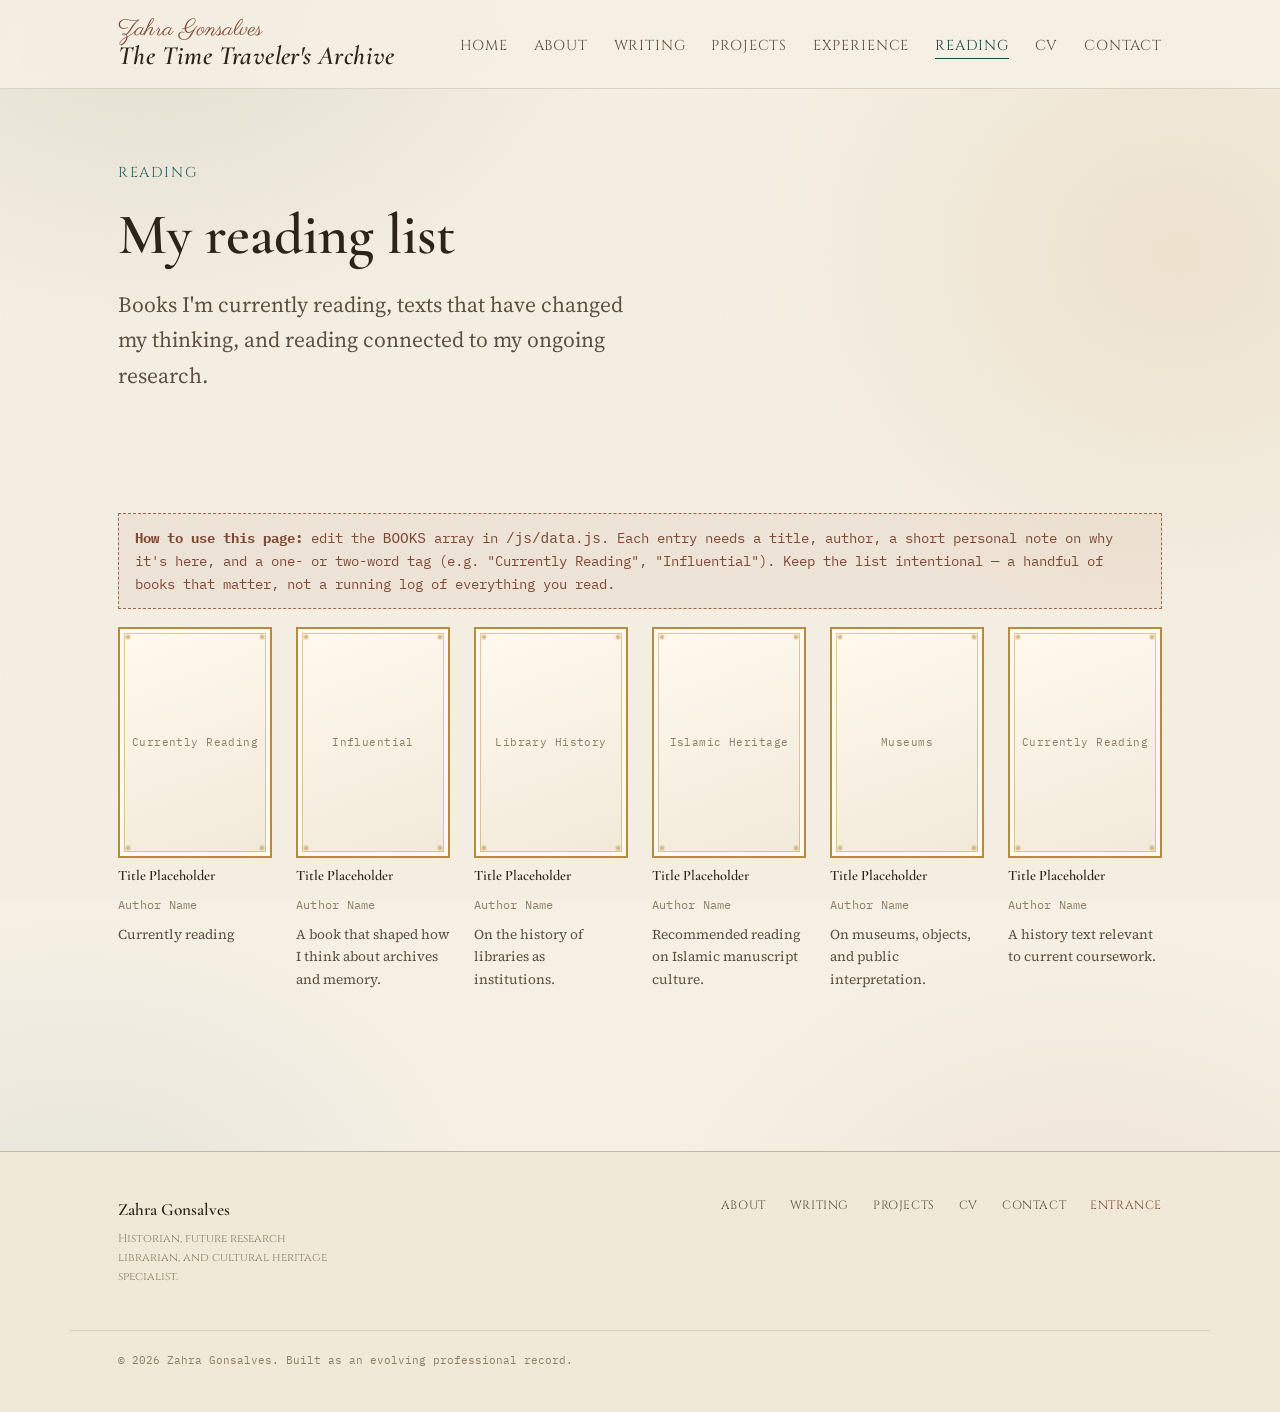
<file: reading.html>
<!DOCTYPE html>
<html lang="en">
<head>
<meta charset="UTF-8">
<meta name="viewport" content="width=device-width, initial-scale=1.0">
<title>Reading — The Time Traveler's Archive</title>
<meta name="description" content="A curated reading list from Zahra Gonsalves — books currently being read, influential texts, and research reading.">
<link rel="stylesheet" href="css/style.css">
</head>
<body class="room-reading">
<a class="skip-link" href="#main">Skip to content</a>
<div class="grain" aria-hidden="true"></div>

<header class="site-header">
  <div class="wrap site-header__inner">
    <a class="site-brand" href="home.html">
      <span class="site-brand__name">Zahra Gonsalves</span>
      <span class="site-brand__title">The Time Traveler's Archive</span>
    </a>
    <button class="nav-toggle" aria-expanded="false" aria-controls="site-nav">Menu</button>
    <nav class="site-nav" id="site-nav" aria-label="Primary">
      <ul class="site-nav__list">
        <li><a class="site-nav__link" href="home.html">Home</a></li>
        <li><a class="site-nav__link" href="about.html">About</a></li>
        <li><a class="site-nav__link" href="writing.html">Writing</a></li>
        <li><a class="site-nav__link" href="projects.html">Projects</a></li>
        <li><a class="site-nav__link" href="experience.html">Experience</a></li>
        <li><a class="site-nav__link" href="reading.html" aria-current="page">Reading</a></li>
        <li><a class="site-nav__link" href="cv.html">CV</a></li>
        <li><a class="site-nav__link" href="contact.html">Contact</a></li>
      </ul>
    </nav>
  </div>
</header>

<main id="main">

  <section class="page-head">
    <div class="wrap">
      <p class="eyebrow">Reading</p>
      <h1>My reading list</h1>
      <p class="lede">Books I'm currently reading, texts that have changed my thinking, and reading connected to my ongoing research.</p>
    </div>
  </section>

  <section class="section--tight">
    <div class="wrap">
      <p class="editnote"><strong>How to use this page:</strong> edit the <code>BOOKS</code> array in <code>/js/data.js</code>. Each entry needs a title, author, a short personal note on why it's here, and a one- or two-word tag (e.g. "Currently Reading", "Influential"). Keep the list intentional — a handful of books that matter, not a running log of everything you read.</p>
      <div class="book-grid" id="book-grid"></div>
    </div>
  </section>

</main>

<footer class="site-footer">
  <div class="wrap site-footer__inner">
    <div>
      <div class="site-footer__mark">Zahra Gonsalves</div>
      <p class="site-footer__tag">Historian, future research librarian, and cultural heritage specialist.</p>
    </div>
    <nav class="site-footer__links" aria-label="Footer">
      <a href="about.html">About</a>
      <a href="writing.html">Writing</a>
      <a href="projects.html">Projects</a>
      <a href="cv.html">CV</a>
      <a href="contact.html">Contact</a>
      <a href="index.html" class="entrance-link">Entrance</a>
    </nav>
  </div>
  <div class="wrap site-footer__bottom">
    © <span id="year"></span> Zahra Gonsalves. Built as an evolving professional record.
  </div>
</footer>

<script src="js/data.js"></script>
<script src="js/main.js"></script>
<script>document.getElementById("year").textContent = new Date().getFullYear();</script>
</body>
</html>
</file>
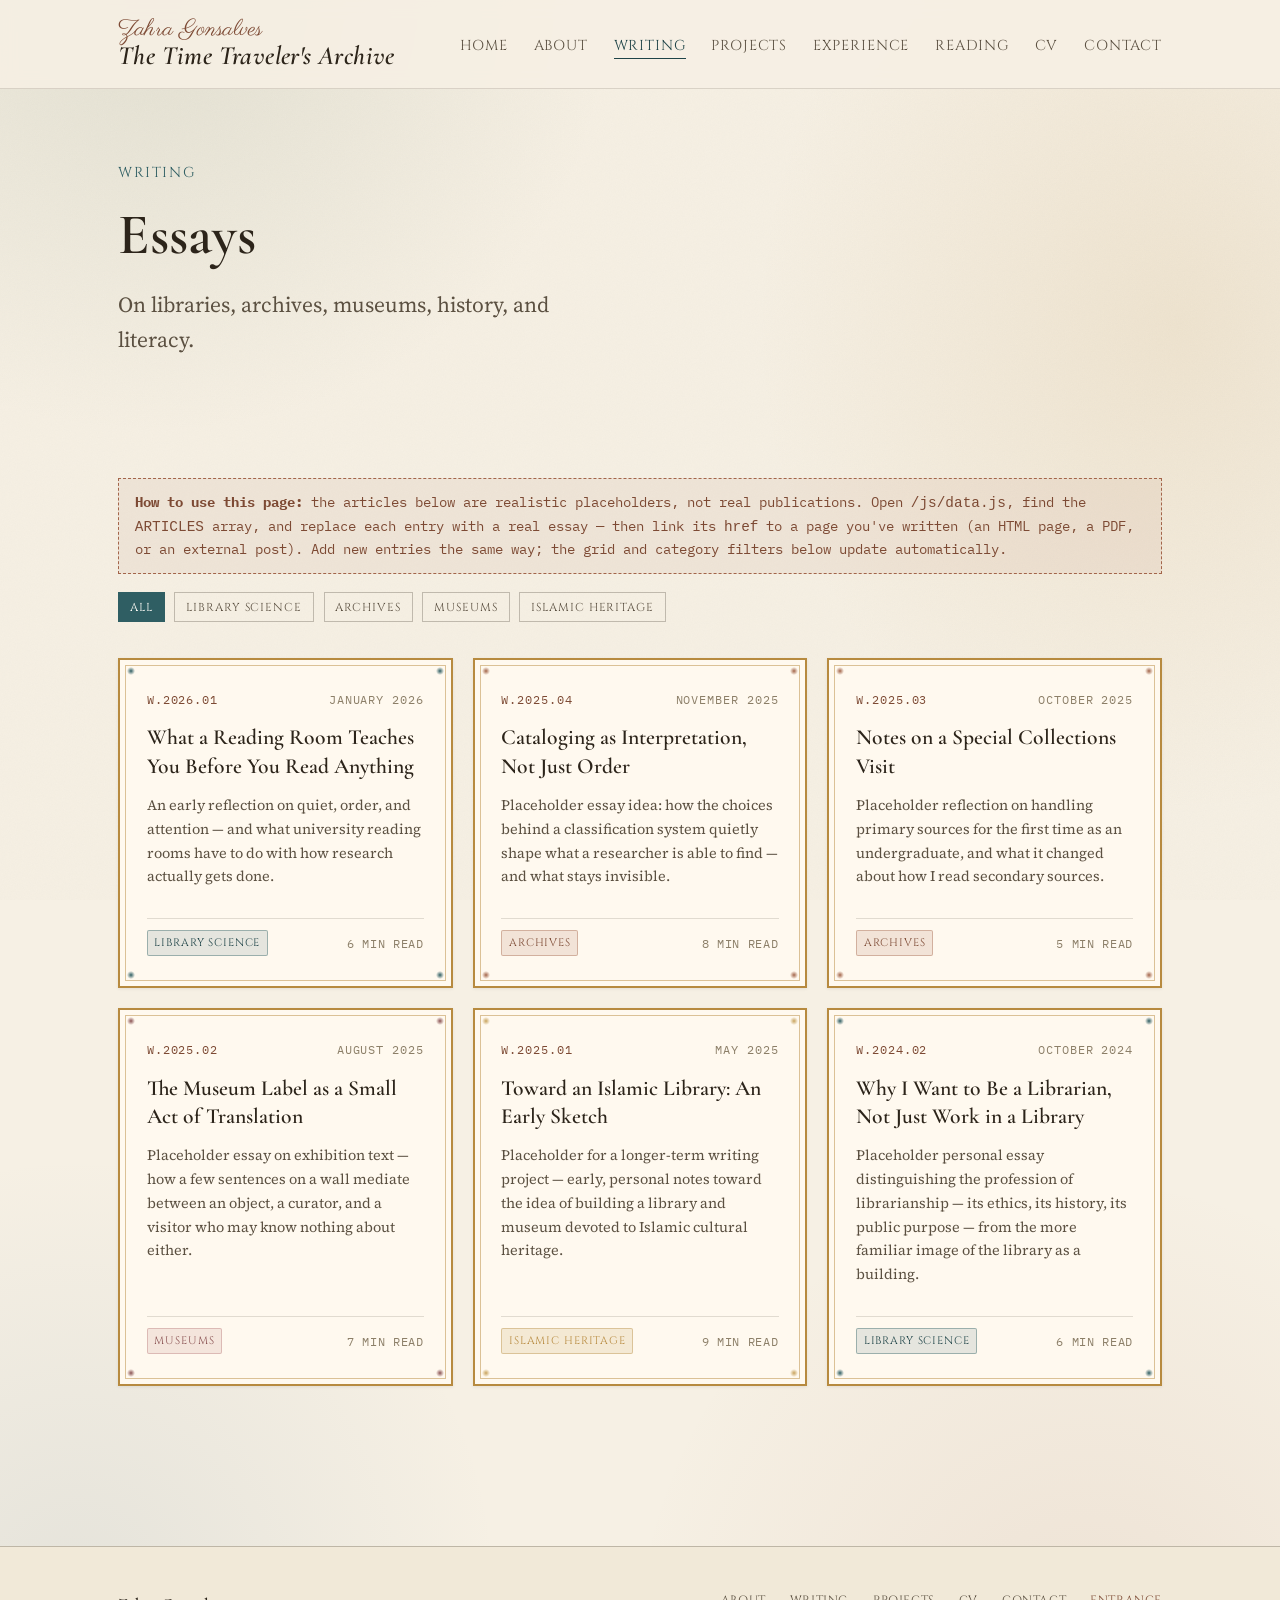
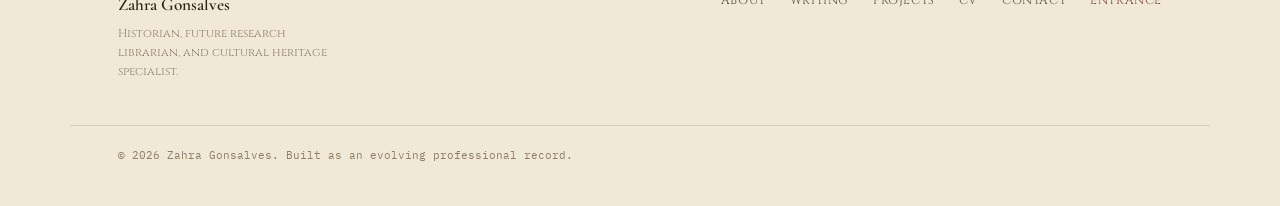
<file: writing.html>
<!DOCTYPE html>
<html lang="en">
<head>
<meta charset="UTF-8">
<meta name="viewport" content="width=device-width, initial-scale=1.0">
<title>Essays — The Time Traveler's Archive</title>
<meta name="description" content="Essays and reflections on libraries, archives, museums, history, and literacy by Zahra Gonsalves.">
<link rel="stylesheet" href="css/style.css">
</head>
<body class="room-writing">
<a class="skip-link" href="#main">Skip to content</a>
<div class="grain" aria-hidden="true"></div>

<header class="site-header">
  <div class="wrap site-header__inner">
    <a class="site-brand" href="home.html">
      <span class="site-brand__name">Zahra Gonsalves</span>
      <span class="site-brand__title">The Time Traveler's Archive</span>
    </a>
    <button class="nav-toggle" aria-expanded="false" aria-controls="site-nav">Menu</button>
    <nav class="site-nav" id="site-nav" aria-label="Primary">
      <ul class="site-nav__list">
        <li><a class="site-nav__link" href="home.html">Home</a></li>
        <li><a class="site-nav__link" href="about.html">About</a></li>
        <li><a class="site-nav__link" href="writing.html" aria-current="page">Writing</a></li>
        <li><a class="site-nav__link" href="projects.html">Projects</a></li>
        <li><a class="site-nav__link" href="experience.html">Experience</a></li>
        <li><a class="site-nav__link" href="reading.html">Reading</a></li>
        <li><a class="site-nav__link" href="cv.html">CV</a></li>
        <li><a class="site-nav__link" href="contact.html">Contact</a></li>
      </ul>
    </nav>
  </div>
</header>

<main id="main">

  <section class="page-head">
    <div class="wrap">
      <p class="eyebrow">Writing</p>
      <h1>Essays</h1>
      <p class="lede">On libraries, archives, museums, history, and literacy.</p>
    </div>
  </section>

  <section class="section--tight">
    <div class="wrap">
      <p class="editnote"><strong>How to use this page:</strong> the articles below are realistic placeholders, not real publications. Open <code>/js/data.js</code>, find the <code>ARTICLES</code> array, and replace each entry with a real essay — then link its <code>href</code> to a page you've written (an HTML page, a PDF, or an external post). Add new entries the same way; the grid and category filters below update automatically.</p>

      <div class="filter-bar" id="writing-filters" role="group" aria-label="Filter by category"></div>
      <div class="catalog-grid" id="article-grid"></div>
    </div>
  </section>

</main>

<footer class="site-footer">
  <div class="wrap site-footer__inner">
    <div>
      <div class="site-footer__mark">Zahra Gonsalves</div>
      <p class="site-footer__tag">Historian, future research librarian, and cultural heritage specialist.</p>
    </div>
    <nav class="site-footer__links" aria-label="Footer">
      <a href="about.html">About</a>
      <a href="writing.html">Writing</a>
      <a href="projects.html">Projects</a>
      <a href="cv.html">CV</a>
      <a href="contact.html">Contact</a>
      <a href="index.html" class="entrance-link">Entrance</a>
    </nav>
  </div>
  <div class="wrap site-footer__bottom">
    © <span id="year"></span> Zahra Gonsalves. Built as an evolving professional record.
  </div>
</footer>

<script src="js/data.js"></script>
<script src="js/main.js"></script>
<script>document.getElementById("year").textContent = new Date().getFullYear();</script>
</body>
</html>
</file>
<file: css/style.css>
/* ==========================================================================
   [YOUR NAME] — Personal / Professional Site
   Design tokens — a painted, sunlit archive: parchment, sage, teal,
   antique gold, terracotta, and dusty rose.
   ========================================================================== */

@import url('https://fonts.googleapis.com/css2?family=Cormorant+Garamond:ital,wght@0,400;0,500;0,600;0,700;1,400;1,500;1,600&family=Source+Serif+4:ital,opsz,wght@0,8..60,400;0,8..60,500;0,8..60,600;1,8..60,400&family=Cinzel:wght@400;500;600&family=IBM+Plex+Mono:wght@400;500&family=Parisienne&display=swap');

:root {
  /* Color — warm parchment ground with a varied, painterly accent set */
  --color-bg:            #f6f0e4;
  --color-bg-alt:        #fbf6ea;
  --color-bg-panel:      #f1e9d8;
  --color-bg-raised:     #fffaf0;
  --color-ivory:         #fff9ef;

  --color-ink:           #2c241a;
  --color-ink-soft:      #5b5041;
  --color-ink-faint:     #8c7f68;

  --color-sage:          #7e8f76;
  --color-sage-deep:     #566148;
  --color-dusty-blue:    #6c8798;
  --color-teal:          #2f5e63;
  --color-teal-deep:     #1f4448;
  --color-gold:          #b78a3f;
  --color-gold-bright:   #c8a35d;
  --color-terracotta:    #a3654a;
  --color-terracotta-deep: #7d4a34;
  --color-rose:          #b97c7c;
  --color-rose-deep:     #8a5252;

  --color-line:          rgba(44, 36, 26, 0.14);
  --color-line-strong:   rgba(44, 36, 26, 0.26);
  --color-white:         #fffdf7;

  --color-accent:        var(--color-teal);
  --color-accent-deep:   var(--color-teal-deep);

  --color-green:         var(--color-teal);
  --color-green-dark:    var(--color-teal-deep);

  --room-tint: 126, 143, 118;

  --font-display: 'Cormorant Garamond', 'Iowan Old Style', 'Palatino Linotype', serif;
  --font-body:    'Source Serif 4', 'Iowan Old Style', Georgia, serif;
  --font-label:   'Cinzel', 'Iowan Old Style', serif;
  --font-mono:    'IBM Plex Mono', 'SFMono-Regular', Menlo, monospace;
  --font-script:  'Parisienne', 'Brush Script MT', cursive;

  --step--1: clamp(0.83rem, 0.8rem + 0.15vw, 0.9rem);
  --step-0:  clamp(1rem, 0.95rem + 0.2vw, 1.08rem);
  --step-1:  clamp(1.2rem, 1.1rem + 0.4vw, 1.35rem);
  --step-2:  clamp(1.5rem, 1.3rem + 0.8vw, 1.85rem);
  --step-3:  clamp(1.9rem, 1.55rem + 1.4vw, 2.6rem);
  --step-4:  clamp(2.4rem, 1.8rem + 2.4vw, 3.6rem);
  --step-5:  clamp(3rem, 2.1rem + 3.6vw, 4.8rem);

  --container: 1140px;
  --container-narrow: 760px;
  --radius: 3px;
}

*, *::before, *::after { box-sizing: border-box; }
html { scroll-behavior: smooth; }
@media (prefers-reduced-motion: reduce) {
  html { scroll-behavior: auto; }
  *, *::before, *::after { animation-duration: 0.01ms !important; animation-iteration-count: 1 !important; transition-duration: 0.01ms !important; scroll-behavior: auto !important; }
}

.grain {
  position: fixed;
  inset: 0;
  z-index: 0;
  pointer-events: none;
  opacity: 0.5;
  mix-blend-mode: multiply;
  background-image: url("data:image/svg+xml;utf8,<svg xmlns='http://www.w3.org/2000/svg' width='180' height='180'><filter id='n'><feTurbulence type='fractalNoise' baseFrequency='0.85' numOctaves='2' stitchTiles='stitch'/><feColorMatrix type='matrix' values='0 0 0 0 0.17  0 0 0 0 0.14  0 0 0 0 0.10  0 0 0 0.05 0'/></filter><rect width='100%25' height='100%25' filter='url(%23n)'/></svg>");
  background-repeat: repeat;
}

body {
  margin: 0;
  position: relative;
  background:
    radial-gradient(ellipse 60% 40% at 12% 0%, rgba(126, 143, 118, 0.16), transparent 60%),
    radial-gradient(ellipse 55% 45% at 92% 18%, rgba(183, 138, 63, 0.12), transparent 60%),
    radial-gradient(ellipse 60% 45% at 85% 92%, rgba(163, 101, 74, 0.10), transparent 60%),
    radial-gradient(ellipse 55% 40% at 6% 88%, rgba(108, 135, 152, 0.12), transparent 60%),
    var(--color-bg);
  color: var(--color-ink);
  font-family: var(--font-body);
  font-size: var(--step-0);
  line-height: 1.65;
  -webkit-font-smoothing: antialiased;
  text-rendering: optimizeLegibility;
}

img { max-width: 100%; display: block; }
a { color: inherit; }
ul, ol { padding: 0; margin: 0; list-style: none; }
h1, h2, h3, h4, h5 { margin: 0; font-family: var(--font-display); font-weight: 600; color: var(--color-ink); line-height: 1.15; }
p { margin: 0 0 1em; }
button { font-family: inherit; }

::selection { background: var(--color-gold-bright); color: var(--color-white); }

:focus-visible {
  outline: 2px solid var(--color-teal);
  outline-offset: 3px;
}

.visually-hidden {
  position: absolute; width: 1px; height: 1px; margin: -1px; padding: 0;
  overflow: hidden; clip: rect(0,0,0,0); white-space: nowrap; border: 0;
}

.skip-link {
  position: absolute; left: 1rem; top: -3rem;
  background: var(--color-teal); color: var(--color-white);
  padding: 0.6em 1em; font-family: var(--font-label); font-size: var(--step--1);
  z-index: 200; transition: top 0.15s ease;
}
.skip-link:focus { top: 1rem; }

.wrap {
  position: relative;
  z-index: 1;
  max-width: var(--container);
  margin-inline: auto;
  padding-inline: clamp(1.25rem, 4vw, 3rem);
}
.wrap--narrow { max-width: var(--container-narrow); }

.eyebrow {
  font-family: var(--font-label);
  font-size: var(--step--1);
  letter-spacing: 0.11em;
  text-transform: uppercase;
  color: var(--color-accent);
}

.eyebrow--gold { color: var(--color-gold); }

.section { position: relative; padding-block: clamp(3.5rem, 7vw, 6.5rem); }
.section--tight { padding-block: clamp(2.25rem, 5vw, 4rem); }
.section--panel {
  position: relative;
  background: linear-gradient(180deg, rgba(var(--room-tint), 0.10), rgba(var(--room-tint), 0.05));
  border-top: 1px solid var(--color-line);
  border-bottom: 1px solid var(--color-line);
}

.rule { border: none; border-top: 1px solid var(--color-line); margin: 0; }
.rule--strong { border-top: 1px solid var(--color-line-strong); }

.lede {
  font-size: var(--step-1);
  color: var(--color-ink-soft);
  max-width: 46ch;
}

.btn {
  position: relative;
  display: inline-flex;
  align-items: center;
  gap: 0.6em;
  font-family: var(--font-label);
  font-size: var(--step--1);
  letter-spacing: 0.06em;
  text-transform: uppercase;
  text-decoration: none;
  padding: 0.85em 1.4em;
  border: 1px solid var(--color-ink);
  color: var(--color-ink);
  background: transparent;
  overflow: hidden;
  transition: background 0.18s ease, color 0.18s ease, border-color 0.18s ease, transform 0.18s ease, box-shadow 0.18s ease;
}
.btn:hover { background: var(--color-ink); color: var(--color-white); transform: translateY(-1px); box-shadow: 0 6px 16px -6px rgba(44,36,26,0.35); }
.btn:active { transform: translateY(0); }

.btn--primary {
  background: var(--color-teal);
  border-color: var(--color-teal);
  color: var(--color-white);
}
.btn--primary::before {
  content: '';
  position: absolute;
  inset: 0;
  background: linear-gradient(115deg, transparent 30%, rgba(255, 255, 255, 0.28) 45%, rgba(255, 255, 255, 0.4) 50%, rgba(255, 255, 255, 0.28) 55%, transparent 70%);
  transform: translateX(-120%);
  transition: transform 0.6s ease;
  pointer-events: none;
}
.btn--primary:hover { background: var(--color-teal-deep); border-color: var(--color-teal-deep); color: var(--color-white); }
.btn--primary:hover::before { transform: translateX(120%); }

.btn--quiet { border-color: var(--color-line-strong); }
.btn--quiet:hover { background: var(--color-ink); border-color: var(--color-ink); color: var(--color-white); }

.link-arrow {
  text-decoration: none;
  border-bottom: 1px solid var(--color-line-strong);
  padding-bottom: 0.1em;
  font-family: var(--font-label);
  font-size: var(--step--1);
  letter-spacing: 0.04em;
  text-transform: uppercase;
  color: var(--color-accent);
  transition: border-color 0.15s ease, color 0.15s ease;
}
.link-arrow:hover { border-color: var(--color-accent); color: var(--color-accent-deep); }
.link-arrow::after { content: '→'; margin-left: 0.5em; display: inline-block; transition: transform 0.15s ease; }
.link-arrow:hover::after { transform: translateX(3px); }

.editnote {
  border: 1px dashed var(--color-terracotta);
  background: rgba(163, 101, 74, 0.08);
  color: var(--color-terracotta-deep);
  font-family: var(--font-mono);
  font-size: var(--step--1);
  padding: 0.9em 1.1em;
  margin-block: 1.25em;
  line-height: 1.55;
}
.editnote strong { color: var(--color-terracotta-deep); }

.site-header {
  position: sticky;
  top: 0;
  z-index: 100;
  background: rgba(246, 240, 228, 0.88);
  backdrop-filter: blur(8px);
  border-bottom: 1px solid var(--color-line);
}

.site-header__inner {
  display: flex;
  align-items: center;
  justify-content: space-between;
  padding-block: 1.1rem;
}

.site-brand {
  text-decoration: none;
  display: flex;
  flex-direction: column;
  gap: 0.05rem;
  line-height: 1.05;
}
.site-brand__name {
  font-family: var(--font-script);
  font-weight: 400;
  font-size: clamp(1.2rem, 1.05rem + 0.5vw, 1.5rem);
  color: var(--color-terracotta-deep);
  letter-spacing: 0.01em;
}
.site-brand__title {
  font-family: var(--font-display);
  font-weight: 600;
  font-style: italic;
  font-size: clamp(1.3rem, 1.1rem + 0.7vw, 1.65rem);
  letter-spacing: 0.015em;
  color: var(--color-ink);
}

.nav-toggle {
  display: none;
  background: none;
  border: 1px solid var(--color-line-strong);
  padding: 0.5em 0.7em;
  cursor: pointer;
  font-family: var(--font-label);
  font-size: var(--step--1);
  letter-spacing: 0.06em;
  color: var(--color-ink);
}

.site-nav__list {
  display: flex;
  align-items: center;
  gap: clamp(1rem, 2vw, 1.9rem);
}

.site-nav__link {
  position: relative;
  text-decoration: none;
  font-family: var(--font-label);
  font-size: var(--step--1);
  letter-spacing: 0.06em;
  text-transform: uppercase;
  color: var(--color-ink-soft);
  padding-bottom: 0.3em;
  transition: color 0.15s ease;
}
.site-nav__link::after {
  content: '';
  position: absolute;
  left: 0;
  right: 0;
  bottom: 0;
  height: 1px;
  background: var(--color-gold);
  transform: scaleX(0);
  transform-origin: left;
  transition: transform 0.25s ease;
}
.site-nav__link:hover { color: var(--color-ink); }
.site-nav__link:hover::after { transform: scaleX(1); }
.site-nav__link[aria-current="page"] { color: var(--color-teal-deep); }
.site-nav__link[aria-current="page"]::after { transform: scaleX(1); background: var(--color-teal-deep); }

@media (max-width: 780px) {
  .nav-toggle { display: inline-flex; align-items: center; gap: 0.5em; }
  .site-nav { position: fixed; inset: 0 0 auto 0; top: 64px; background: var(--color-bg-alt); border-bottom: 1px solid var(--color-line); max-height: calc(100vh - 64px); overflow-y: auto; transform: translateY(-8px); opacity: 0; pointer-events: none; transition: opacity 0.18s ease, transform 0.18s ease; }
  .site-nav.is-open { transform: translateY(0); opacity: 1; pointer-events: auto; }
  .site-nav__list { flex-direction: column; align-items: flex-start; gap: 0; padding: 0.5rem clamp(1.25rem, 4vw, 3rem) 2rem; }
  .site-nav__link { display: block; width: 100%; padding: 0.85em 0; border-bottom: 1px solid var(--color-line); }
}

.hero {
  padding-block: clamp(3rem, 8vw, 6rem) clamp(2.5rem, 6vw, 4rem);
  position: relative;
}

.hero__grid {
  display: grid;
  grid-template-columns: 1fr auto;
  gap: 2rem;
  align-items: start;
}

.hero__accession {
  font-family: var(--font-mono);
  font-size: var(--step--1);
  color: var(--color-ink-faint);
  writing-mode: vertical-rl;
  text-orientation: mixed;
  letter-spacing: 0.12em;
  border-left: 1px solid var(--color-line-strong);
  padding-left: 0.9rem;
  justify-self: end;
}

.hero__name {
  font-size: var(--step-5);
  font-weight: 600;
  letter-spacing: -0.01em;
  margin-bottom: 0.35em;
}

.hero__role {
  font-family: var(--font-display);
  font-style: italic;
  font-weight: 500;
  font-size: var(--step-2);
  color: var(--color-terracotta-deep);
  max-width: 24ch;
  margin-bottom: 1.1em;
}

.hero__desc {
  max-width: 56ch;
  color: var(--color-ink-soft);
  font-size: var(--step-1);
}

.hero__actions {
  display: flex;
  flex-wrap: wrap;
  gap: 0.9rem;
  margin-top: 1.75rem;
}

@media (max-width: 640px) {
  .hero__grid { grid-template-columns: 1fr; }
  .hero__accession { writing-mode: horizontal-tb; border-left: none; border-top: 1px solid var(--color-line-strong); padding-left: 0; padding-top: 0.6rem; justify-self: start; }
}

.catalog-grid {
  display: grid;
  grid-template-columns: repeat(auto-fit, minmax(280px, 1fr));
  gap: 1.25rem;
}

.catalog-card {
  position: relative;
  --frame-dot: var(--color-gold-bright);
  background-image:
    radial-gradient(circle 2.6px at 13px 13px, var(--frame-dot), transparent 4px),
    radial-gradient(circle 2.6px at calc(100% - 13px) 13px, var(--frame-dot), transparent 4px),
    radial-gradient(circle 2.6px at 13px calc(100% - 13px), var(--frame-dot), transparent 4px),
    radial-gradient(circle 2.6px at calc(100% - 13px) calc(100% - 13px), var(--frame-dot), transparent 4px);
  background-color: var(--color-ivory);
  box-shadow:
    0 0 0 2px var(--color-gold) inset,
    0 0 0 7px var(--color-ivory) inset,
    0 0 0 8px rgba(183, 138, 63, 0.5) inset,
    0 1px 3px rgba(44, 36, 26, 0.08);
  padding: 2rem 1.8rem;
  display: flex;
  flex-direction: column;
  gap: 0.9rem;
  text-decoration: none;
  color: inherit;
  transition: transform 0.25s ease, box-shadow 0.25s ease;
}
a.catalog-card:hover {
  transform: translateY(-4px) rotate(-0.3deg);
  box-shadow:
    0 0 0 2px var(--color-gold) inset,
    0 0 0 7px var(--color-ivory) inset,
    0 0 0 8px rgba(183, 138, 63, 0.7) inset,
    0 20px 34px -16px rgba(44, 36, 26, 0.32), 0 2px 8px rgba(44,36,26,0.1);
}
a.catalog-card:hover .catalog-card__title { color: var(--color-teal-deep); }

.catalog-card--sage       { --frame-dot: var(--color-sage-deep); }
.catalog-card--gold       { --frame-dot: var(--color-gold-bright); }
.catalog-card--terracotta { --frame-dot: var(--color-terracotta); }
.catalog-card--rose       { --frame-dot: var(--color-rose-deep); }
.catalog-card--teal       { --frame-dot: var(--color-teal); }

.catalog-card__meta {
  display: flex;
  align-items: center;
  justify-content: space-between;
  gap: 1rem;
  font-family: var(--font-mono);
  font-size: 0.72rem;
  letter-spacing: 0.08em;
  text-transform: uppercase;
  color: var(--color-ink-faint);
}

.catalog-card__id { color: var(--color-terracotta-deep); }

.catalog-card__title {
  font-size: var(--step-1);
  line-height: 1.3;
  transition: color 0.2s ease;
}

.catalog-card__desc {
  color: var(--color-ink-soft);
  font-size: var(--step--1);
  flex-grow: 1;
}

.catalog-card__footer {
  display: flex;
  align-items: center;
  justify-content: space-between;
  gap: 1rem;
  font-family: var(--font-mono);
  font-size: 0.72rem;
  letter-spacing: 0.06em;
  text-transform: uppercase;
  color: var(--color-ink-faint);
  padding-top: 0.7rem;
  border-top: 1px solid var(--color-line);
}

.tag {
  display: inline-block;
  font-family: var(--font-label);
  font-size: 0.68rem;
  letter-spacing: 0.08em;
  text-transform: uppercase;
  padding: 0.3em 0.6em;
  border-radius: 2px;
  border: 1px solid transparent;
}
.tag--sage       { background: rgba(126, 143, 118, 0.16); color: var(--color-sage-deep); border-color: rgba(126, 143, 118, 0.4); }
.tag--gold       { background: rgba(183, 138, 63, 0.15); color: var(--color-gold); border-color: rgba(183, 138, 63, 0.4); }
.tag--terracotta { background: rgba(163, 101, 74, 0.14); color: var(--color-terracotta-deep); border-color: rgba(163, 101, 74, 0.4); }
.tag--rose       { background: rgba(185, 124, 124, 0.16); color: var(--color-rose-deep); border-color: rgba(185, 124, 124, 0.4); }
.tag--teal       { background: rgba(47, 94, 99, 0.12); color: var(--color-teal-deep); border-color: rgba(47, 94, 99, 0.4); }
.tag--green { background: rgba(126, 143, 118, 0.16); color: var(--color-sage-deep); border-color: rgba(126, 143, 118, 0.4); }
.tag--burgundy { background: rgba(163, 101, 74, 0.14); color: var(--color-terracotta-deep); border-color: rgba(163, 101, 74, 0.4); }

.section-head {
  display: flex;
  justify-content: space-between;
  align-items: flex-end;
  gap: 2rem;
  margin-bottom: clamp(1.75rem, 4vw, 2.75rem);
  flex-wrap: wrap;
}
.section-head h2 {
  font-size: var(--step-3);
  margin-top: 0.35em;
}

.interest-list {
  display: grid;
  grid-template-columns: repeat(auto-fit, minmax(230px, 1fr));
  border-top: 1px solid var(--color-line-strong);
}
.interest-item {
  padding: 1.35rem 0.25rem;
  border-bottom: 1px solid var(--color-line);
  display: flex;
  flex-direction: column;
  gap: 0.35rem;
}
.interest-item__num {
  font-family: var(--font-mono);
  font-size: 0.72rem;
  color: var(--color-gold);
  letter-spacing: 0.08em;
}
.interest-item__title {
  font-family: var(--font-display);
  font-weight: 600;
  font-size: var(--step-0);
}

.exploring {
  display: flex;
  flex-direction: column;
}
.exploring-item {
  display: grid;
  grid-template-columns: 5.5rem 1fr;
  gap: 1.25rem;
  padding-block: 1.15rem;
  border-bottom: 1px solid var(--color-line);
}
.exploring-item:first-child { border-top: 1px solid var(--color-line-strong); }
.exploring-item__date {
  font-family: var(--font-mono);
  font-size: 0.72rem;
  letter-spacing: 0.06em;
  text-transform: uppercase;
  color: var(--color-ink-faint);
  padding-top: 0.2rem;
}
.exploring-item__body p { margin: 0.3em 0 0; color: var(--color-ink-soft); font-size: var(--step--1); }

.timeline { position: relative; }
.timeline-entry {
  display: grid;
  grid-template-columns: 9rem 1fr;
  gap: 1.5rem;
  padding-block: 1.9rem;
  border-bottom: 1px solid var(--color-line);
}
.timeline-entry:first-child { border-top: 1px solid var(--color-line-strong); }
.timeline-entry__date {
  font-family: var(--font-mono);
  font-size: var(--step--1);
  color: var(--color-teal-deep);
  letter-spacing: 0.04em;
}
.timeline-entry__role { font-size: var(--step-1); margin-bottom: 0.15em; }
.timeline-entry__org { color: var(--color-ink-soft); font-style: italic; font-family: var(--font-display); margin-bottom: 0.6em; }
.timeline-entry__desc { color: var(--color-ink-soft); font-size: var(--step--1); max-width: 62ch; }

@media (max-width: 620px) {
  .timeline-entry, .exploring-item { grid-template-columns: 1fr; gap: 0.4rem; }
}

.filter-bar {
  display: flex;
  flex-wrap: wrap;
  gap: 0.6rem;
  margin-bottom: 2.25rem;
}
.filter-btn {
  font-family: var(--font-label);
  font-size: 0.72rem;
  letter-spacing: 0.08em;
  text-transform: uppercase;
  background: transparent;
  border: 1px solid var(--color-line-strong);
  color: var(--color-ink-soft);
  padding: 0.55em 0.95em;
  cursor: pointer;
  transition: all 0.15s ease;
}
.filter-btn:hover { border-color: var(--color-ink); color: var(--color-ink); }
.filter-btn[aria-pressed="true"] {
  background: var(--color-teal);
  border-color: var(--color-teal);
  color: var(--color-white);
}

.bio-grid {
  display: grid;
  grid-template-columns: 260px 1fr;
  gap: clamp(2rem, 5vw, 4rem);
  align-items: start;
}
@media (max-width: 760px) { .bio-grid { grid-template-columns: 1fr; } }

.headshot-frame {
  aspect-ratio: 4 / 5;
  max-width: 280px;
  margin-inline: auto 0;
  display: flex;
  align-items: center;
  justify-content: center;
  text-align: center;
  color: var(--color-ink-faint);
  font-family: var(--font-mono);
  font-size: 0.75rem;
  letter-spacing: 0.05em;
  line-height: 1.6;
}
@media (max-width: 760px) {
  .headshot-frame { margin-inline: auto; }
}
.headshot-frame--empty {
  border: 1px solid var(--color-line-strong);
  background: var(--color-bg-panel);
  padding: 1.5rem;
}
.headshot-photo {
  width: 100%;
  height: 100%;
  object-fit: contain;
  filter: drop-shadow(0 18px 30px rgba(44, 36, 26, 0.32));
}

.fact-list { margin-top: 1.75rem; }
.fact-row {
  display: grid;
  grid-template-columns: 9rem 1fr;
  gap: 1rem;
  padding-block: 0.85rem;
  border-top: 1px solid var(--color-line);
  font-size: var(--step--1);
}
.fact-row:last-child { border-bottom: 1px solid var(--color-line); }
.fact-row dt { font-family: var(--font-mono); text-transform: uppercase; letter-spacing: 0.06em; color: var(--color-ink-faint); }
.fact-row dd { margin: 0; color: var(--color-ink-soft); }

.book-grid {
  display: grid;
  grid-template-columns: repeat(auto-fill, minmax(150px, 1fr));
  gap: 1.75rem 1.5rem;
}
.book-card { display: flex; flex-direction: column; gap: 0.55rem; }
.book-spine {
  aspect-ratio: 2 / 3;
  --frame-dot: var(--color-gold-bright);
  background-image:
    radial-gradient(circle 2.2px at 10px 10px, var(--frame-dot), transparent 3.5px),
    radial-gradient(circle 2.2px at calc(100% - 10px) 10px, var(--frame-dot), transparent 3.5px),
    radial-gradient(circle 2.2px at 10px calc(100% - 10px), var(--frame-dot), transparent 3.5px),
    radial-gradient(circle 2.2px at calc(100% - 10px) calc(100% - 10px), var(--frame-dot), transparent 3.5px),
    linear-gradient(160deg, var(--color-ivory), var(--color-bg-panel));
  box-shadow:
    0 0 0 2px var(--color-gold) inset,
    0 0 0 6px var(--color-ivory) inset,
    0 0 0 7px rgba(183, 138, 63, 0.45) inset;
  display: flex;
  align-items: center;
  justify-content: center;
  padding: 0.85rem;
  text-align: center;
  color: var(--color-ink-faint);
  font-family: var(--font-mono);
  font-size: 0.68rem;
  letter-spacing: 0.04em;
  line-height: 1.5;
  transition: transform 0.2s ease, box-shadow 0.2s ease;
}
.book-card:hover .book-spine { transform: translateY(-3px); box-shadow: 0 12px 20px -12px rgba(44,36,26,0.3); }
.book-title { font-family: var(--font-display); font-weight: 600; font-size: var(--step--1); line-height: 1.3; }
.book-author { font-size: 0.78rem; color: var(--color-ink-faint); font-family: var(--font-mono); letter-spacing: 0.02em; }

.cv-panel {
  position: relative;
  --frame-dot: var(--color-gold-bright);
  background-image:
    radial-gradient(circle 2.6px at 13px 13px, var(--frame-dot), transparent 4px),
    radial-gradient(circle 2.6px at calc(100% - 13px) 13px, var(--frame-dot), transparent 4px),
    radial-gradient(circle 2.6px at 13px calc(100% - 13px), var(--frame-dot), transparent 4px),
    radial-gradient(circle 2.6px at calc(100% - 13px) calc(100% - 13px), var(--frame-dot), transparent 4px);
  background-color: var(--color-ivory);
  box-shadow:
    0 0 0 2px var(--color-gold) inset,
    0 0 0 7px var(--color-ivory) inset,
    0 0 0 8px rgba(183, 138, 63, 0.5) inset,
    0 10px 26px -14px rgba(44, 36, 26, 0.3);
  padding: clamp(1.9rem, 4vw, 2.9rem);
  display: flex;
  flex-wrap: wrap;
  gap: 1.5rem 2.5rem;
  align-items: center;
  justify-content: space-between;
}
.cv-panel__label { font-family: var(--font-mono); font-size: 0.72rem; letter-spacing: 0.08em; text-transform: uppercase; color: var(--color-ink-faint); margin-bottom: 0.4em; }
.cv-panel__title { font-size: var(--step-1); }

.contact-list { display: flex; flex-direction: column; margin-top: 2rem; }
.contact-row {
  display: flex;
  justify-content: space-between;
  align-items: baseline;
  gap: 1.5rem;
  padding-block: 1.35rem;
  border-top: 1px solid var(--color-line);
  flex-wrap: wrap;
}
.contact-list .contact-row:last-child { border-bottom: 1px solid var(--color-line); }
.contact-row__label { font-family: var(--font-mono); font-size: 0.75rem; letter-spacing: 0.08em; text-transform: uppercase; color: var(--color-ink-faint); }
.contact-row__value { font-family: var(--font-display); font-size: var(--step-1); }
.contact-row__value a { text-decoration: none; border-bottom: 1px solid var(--color-line-strong); }
.contact-row__value a:hover { border-color: var(--color-teal); color: var(--color-teal-deep); }

.site-footer {
  position: relative;
  border-top: 1px solid var(--color-line-strong);
  padding-block: 2.75rem;
  margin-top: clamp(3rem, 8vw, 6rem);
  background: var(--color-bg-panel);
}
.site-footer__inner {
  display: flex;
  justify-content: space-between;
  align-items: flex-start;
  gap: 2rem;
  flex-wrap: wrap;
}
.site-footer__mark { font-family: var(--font-display); font-weight: 600; font-size: var(--step-0); }
.site-footer__tag { font-family: var(--font-label); font-size: 0.72rem; color: var(--color-ink-faint); margin-top: 0.4em; max-width: 32ch; }
.site-footer__links { display: flex; gap: 1.5rem; flex-wrap: wrap; }
.site-footer__links a { text-decoration: none; font-family: var(--font-label); font-size: 0.75rem; letter-spacing: 0.05em; text-transform: uppercase; color: var(--color-ink-soft); }
.site-footer__links a:hover { color: var(--color-teal-deep); }
.site-footer__links a.entrance-link { color: var(--color-terracotta-deep); }
.site-footer__bottom { margin-top: 2rem; padding-top: 1.25rem; border-top: 1px solid var(--color-line); font-family: var(--font-mono); font-size: 0.7rem; color: var(--color-ink-faint); }

.page-head { position: relative; padding-block: clamp(2.75rem, 6vw, 4.5rem) 1rem; }
.page-head h1 { font-size: var(--step-4); margin-top: 0.3em; max-width: 20ch; }
.page-head .lede { margin-top: 0.85em; }

.empty-state {
  border: 1px dashed var(--color-line-strong);
  padding: 3rem 2rem;
  text-align: center;
  color: var(--color-ink-faint);
  font-family: var(--font-label);
  font-size: var(--step--1);
}

.reveal {
  opacity: 0;
  transform: translateY(16px);
  transition: opacity 0.7s ease, transform 0.7s ease;
  transition-delay: var(--reveal-delay, 0ms);
}
.reveal.is-visible { opacity: 1; transform: none; }

.flourish {
  position: absolute;
  width: 46px;
  height: 46px;
  pointer-events: none;
  opacity: 0.55;
  z-index: 1;
}
.flourish--tl { top: 0; left: clamp(1.25rem, 4vw, 3rem); border-top: 1px solid var(--color-gold); border-left: 1px solid var(--color-gold); }
.flourish--br { bottom: 0; right: clamp(1.25rem, 4vw, 3rem); border-bottom: 1px solid var(--color-gold); border-right: 1px solid var(--color-gold); }

body.room-home       { --room-tint: 183, 138, 63;  }
body.room-about      { --room-tint: 108, 135, 152; }
body.room-writing    { --room-tint: 163, 101, 74;  }
body.room-projects   { --room-tint: 126, 143, 118; }
body.room-experience { --room-tint: 47, 94, 99;    }
body.room-reading    { --room-tint: 185, 124, 124; }
body.room-cv         { --room-tint: 108, 135, 152; }
body.room-contact    { --room-tint: 126, 143, 118; }
</file>
<file: css/door.css>
/* ==========================================================================
   The Door — a painted, sunlit entrance (index.html only)
   ========================================================================== */

html, body.door-body { height: 100%; }

.door-body {
  overflow: hidden;
  display: flex;
  align-items: center;
  justify-content: center;
  background:
    radial-gradient(ellipse 70% 50% at 18% 6%, rgba(126, 143, 118, 0.30), transparent 60%),
    radial-gradient(ellipse 65% 55% at 88% 10%, rgba(200, 163, 93, 0.28), transparent 62%),
    radial-gradient(ellipse 70% 60% at 90% 96%, rgba(163, 101, 74, 0.22), transparent 60%),
    radial-gradient(ellipse 65% 55% at 8% 94%, rgba(108, 135, 152, 0.24), transparent 60%),
    linear-gradient(180deg, #fbf6ea 0%, #f6efe0 55%, #efe4cd 100%);
}

.door-scene {
  position: relative;
  width: 100%;
  height: 100%;
  display: flex;
  flex-direction: column;
  align-items: center;
  justify-content: center;
  padding: 4vh 1.5rem;
  transition: opacity 0.4s ease;
}
.door-scene.is-leaving { opacity: 0; }

.door-heading {
  text-align: center;
  margin-bottom: clamp(1.25rem, 3.5vh, 2rem);
  z-index: 3;
  position: relative;
}
.door-name-script {
  font-family: var(--font-script);
  font-size: clamp(1.3rem, 1.05rem + 1vw, 1.9rem);
  color: var(--color-terracotta-deep);
  margin-bottom: 0.1em;
}
.door-site-title {
  font-family: var(--font-display);
  font-weight: 600;
  font-style: italic;
  font-size: clamp(1.45rem, 1.15rem + 1.2vw, 2.15rem);
  letter-spacing: 0.015em;
  color: var(--color-ink);
  margin-bottom: 0.75em;
}
.door-title {
  font-family: var(--font-label);
  font-weight: 500;
  font-size: clamp(1rem, 0.9rem + 0.5vw, 1.25rem);
  letter-spacing: 0.14em;
  text-transform: uppercase;
  color: var(--color-teal-deep);
}

.door-trigger {
  position: relative;
  display: block;
  text-decoration: none;
  color: inherit;
  border: none;
  background: none;
  padding: 0;
  cursor: pointer;
  z-index: 2;
}
.door-trigger:focus-visible {
  outline: 2px solid var(--color-teal);
  outline-offset: 14px;
  border-radius: 4px;
}

.door-stage {
  position: relative;
  width: min(38vh, 48vw, 440px);
  aspect-ratio: 583 / 864;
  transition: transform 1.1s cubic-bezier(0.6, 0, 0.35, 1);
}
@media (max-width: 640px) {
  .door-stage { width: min(40vh, 74vw, 360px); }
}
.door-trigger:hover .door-stage,
.door-trigger:focus-visible .door-stage {
  transform: scale(1.015);
}
.door-scene.is-opening .door-stage {
  transform: scale(1.55);
}
@media (prefers-reduced-motion: reduce) {
  .door-stage { transition: transform 0.3s ease; }
  .door-scene.is-opening .door-stage { transform: none; }
}

/* Warm light behind the door — always faintly present ("alive"),
   and floods brighter once the open-door image reveals its transparent
   archway. No precise alignment needed: the light simply shows through
   wherever the visible door image is transparent. */
.door-glow {
  position: absolute;
  left: 50%;
  top: 46%;
  width: 92%;
  height: 78%;
  transform: translate(-50%, -50%);
  border-radius: 50%;
  background: radial-gradient(ellipse at center, rgba(255, 221, 158, 0.95) 0%, rgba(247, 190, 120, 0.55) 38%, rgba(200, 163, 93, 0.18) 62%, transparent 78%);
  filter: blur(6px);
  opacity: 0.16;
  animation: doorbreathe 5s ease-in-out infinite;
  z-index: 0;
}
@keyframes doorbreathe {
  0%, 100% { opacity: 0.12; }
  50% { opacity: 0.22; }
}
.door-trigger:hover .door-glow,
.door-trigger:focus-visible .door-glow {
  opacity: 0.3;
}
.door-scene.is-opening .door-glow {
  opacity: 1;
  animation: none;
  transition: opacity 0.9s ease;
}
@media (prefers-reduced-motion: reduce) {
  .door-glow { animation: none; opacity: 0.14; }
}

.door-shadow {
  position: absolute;
  left: 50%;
  bottom: 4%;
  width: 70%;
  height: 8%;
  transform: translateX(-50%);
  background: radial-gradient(ellipse at center, rgba(44, 36, 26, 0.28), transparent 72%);
  z-index: 0;
  filter: blur(2px);
}

.door-img {
  position: absolute;
  inset: 0;
  width: 100%;
  height: 100%;
  object-fit: contain;
  object-position: bottom center;
  z-index: 1;
  filter: drop-shadow(0 18px 30px rgba(44, 36, 26, 0.28));
  transition: opacity 0.55s ease, filter 0.3s ease;
}
.door-img--open { opacity: 0; }
.door-scene.is-opening .door-img--closed { opacity: 0; }
.door-scene.is-opening .door-img--open { opacity: 1; transition-delay: 0.15s; }

.door-trigger:hover .door-img--closed,
.door-trigger:focus-visible .door-img--closed {
  filter: drop-shadow(0 20px 34px rgba(44, 36, 26, 0.3)) brightness(1.04) saturate(1.05);
}

@media (prefers-reduced-motion: reduce) {
  .door-img { transition: opacity 0.3s ease; }
  .door-scene.is-opening .door-img--open { transition-delay: 0s; }
}

.door-cta {
  margin-top: clamp(1.25rem, 3.5vh, 2rem);
  text-align: center;
  z-index: 2;
  position: relative;
}
.door-cta__label {
  display: inline-flex;
  align-items: center;
  gap: 0.6em;
  font-family: var(--font-label);
  font-size: var(--step--1);
  letter-spacing: 0.12em;
  text-transform: uppercase;
  color: var(--color-teal-deep);
}
.door-cta__label::after {
  content: '→';
  display: inline-block;
  transition: transform 0.2s ease;
}
.door-trigger:hover .door-cta__label::after,
.door-trigger:focus-visible .door-cta__label::after {
  transform: translateX(4px);
}

.door-skip {
  margin-top: 1rem;
  text-align: center;
  z-index: 2;
  position: relative;
}
.door-skip a {
  font-family: var(--font-mono);
  font-size: 0.72rem;
  letter-spacing: 0.04em;
  color: var(--color-ink-faint);
  text-decoration: none;
  border-bottom: 1px solid transparent;
}
.door-skip a:hover { color: var(--color-ink-soft); border-bottom-color: var(--color-line-strong); }
</file>
